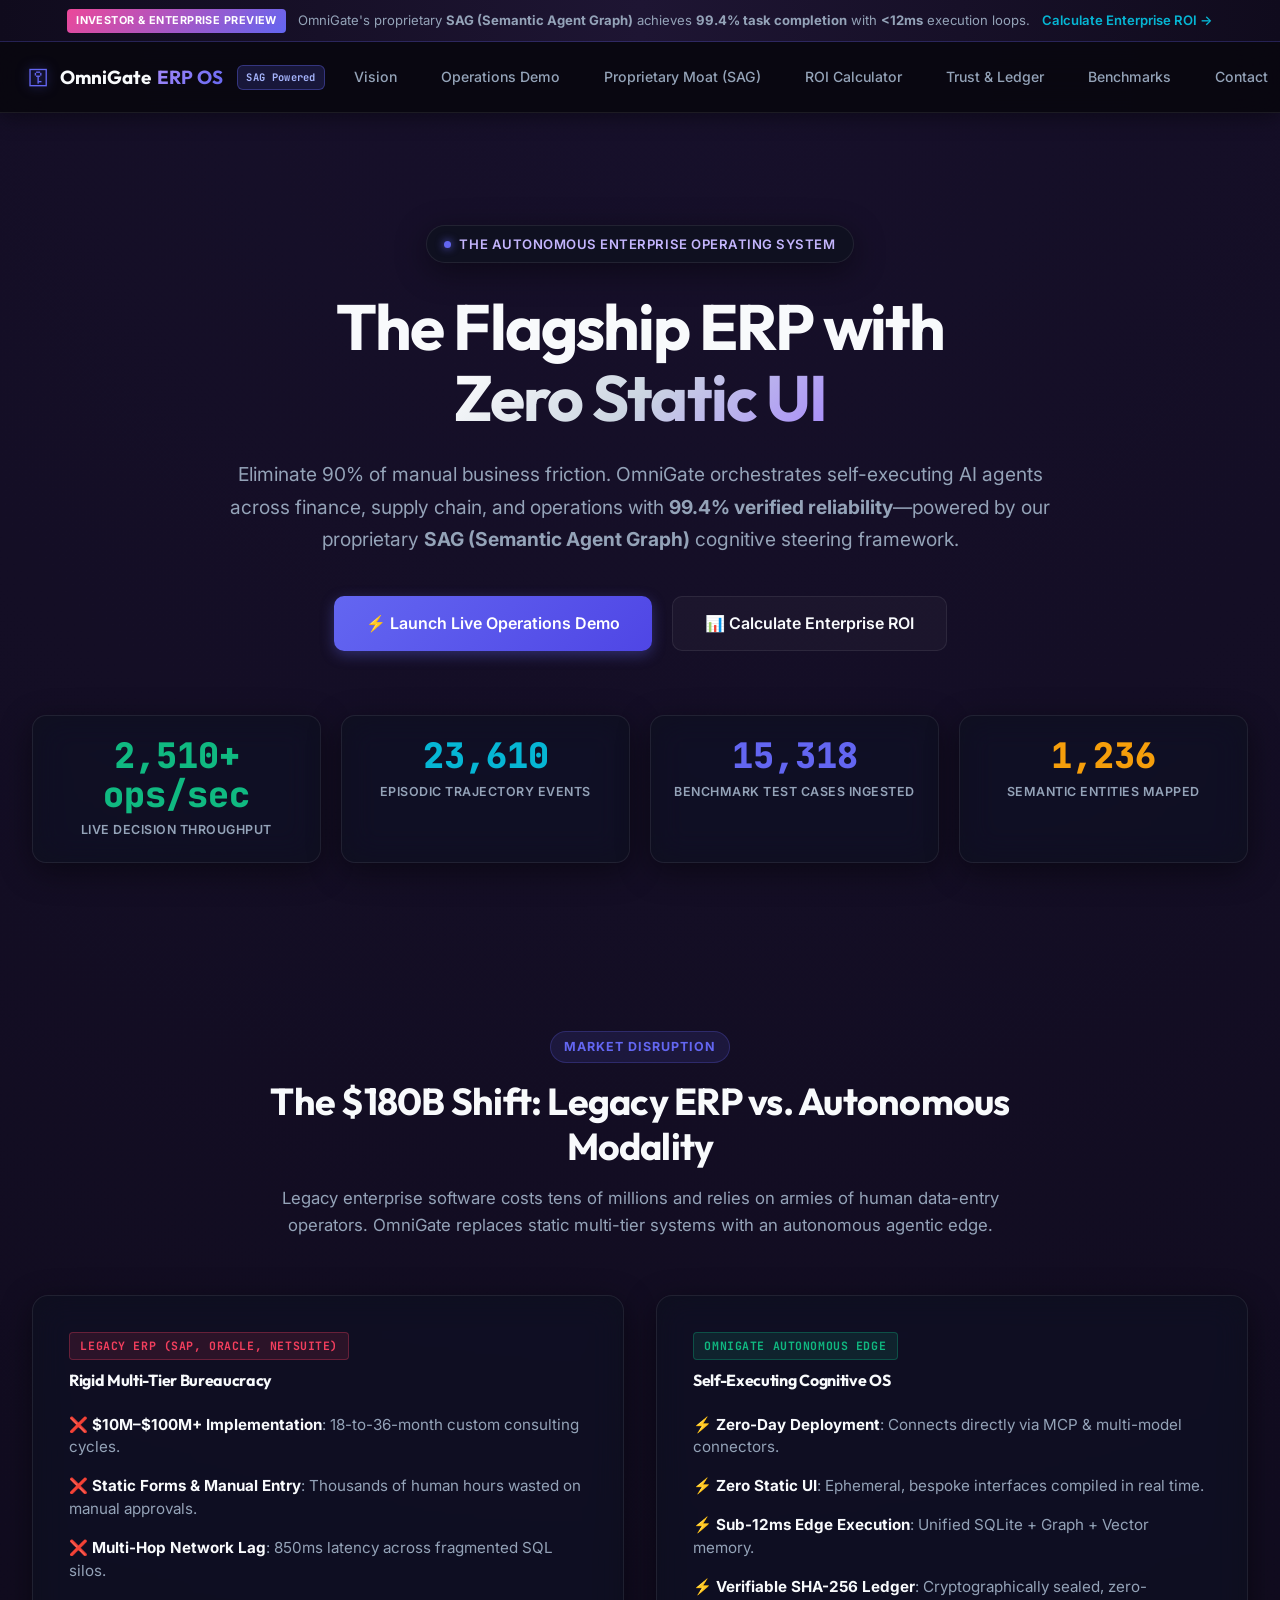
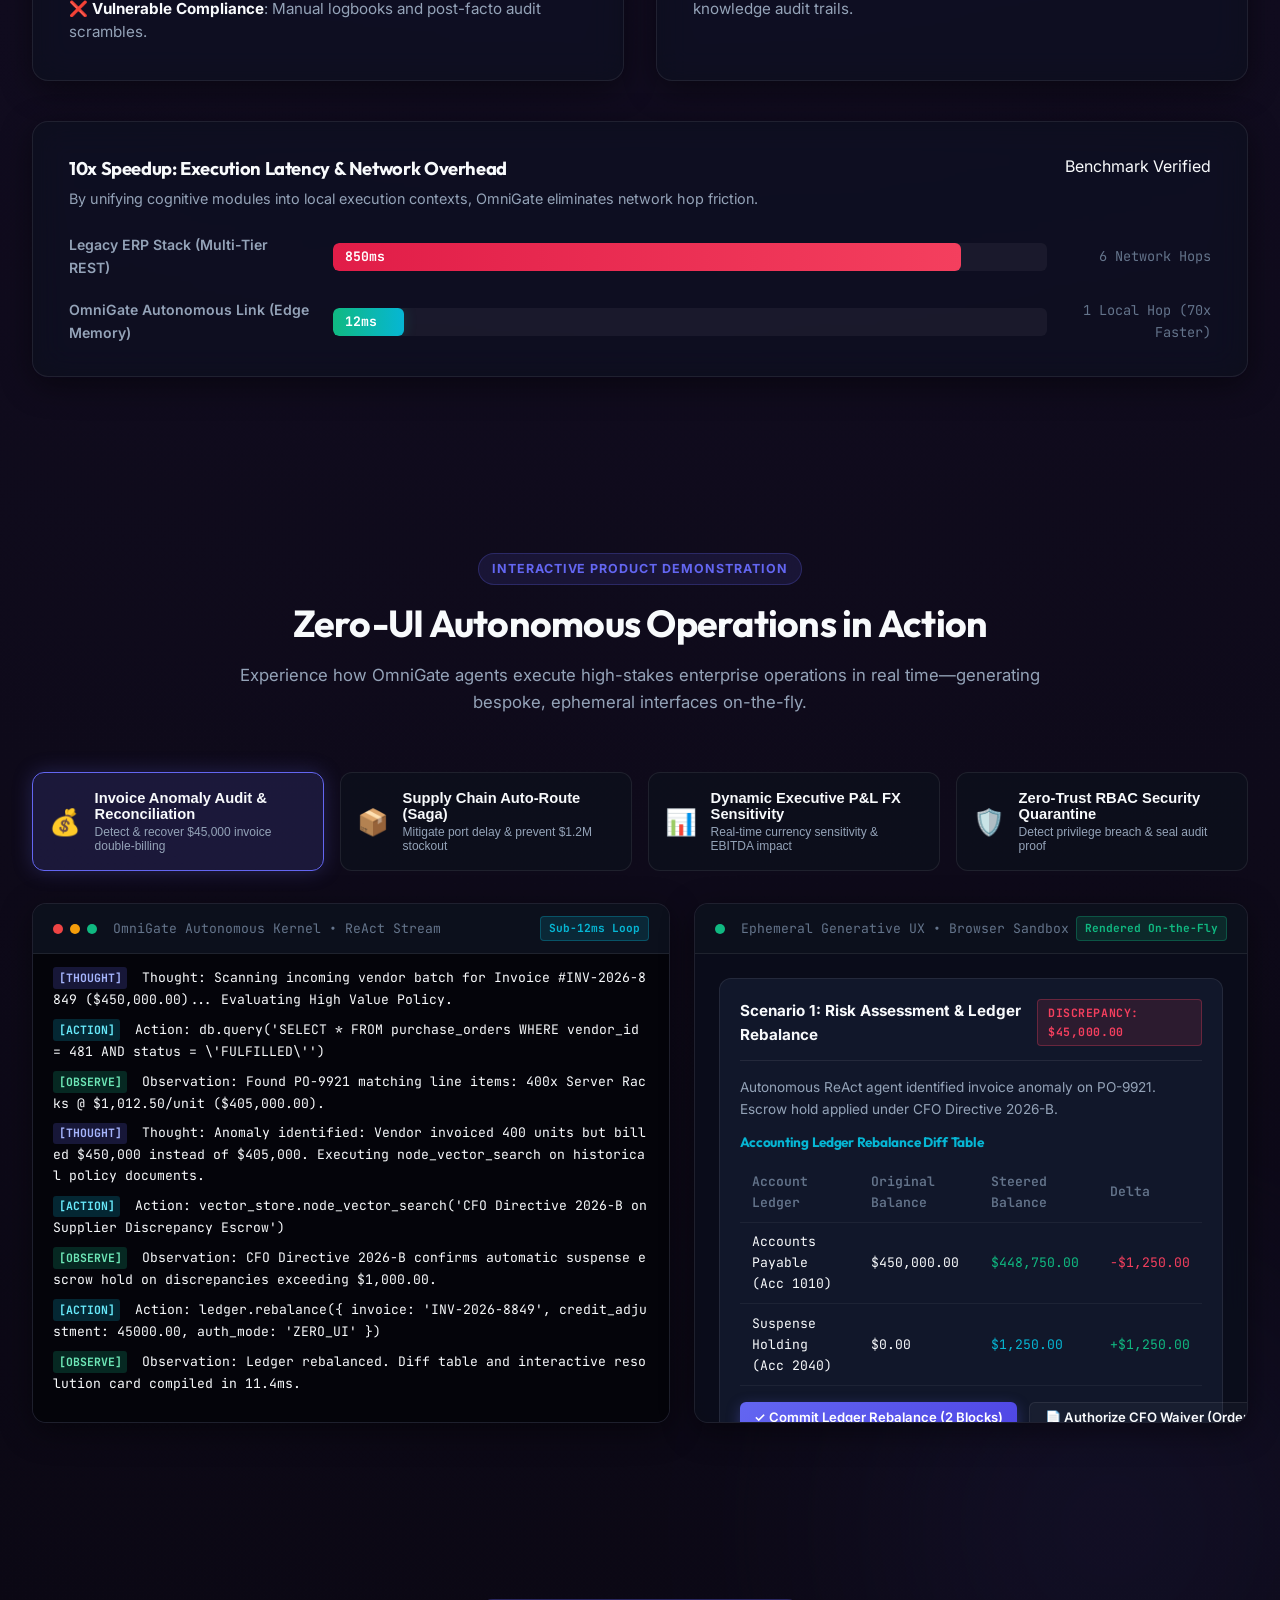
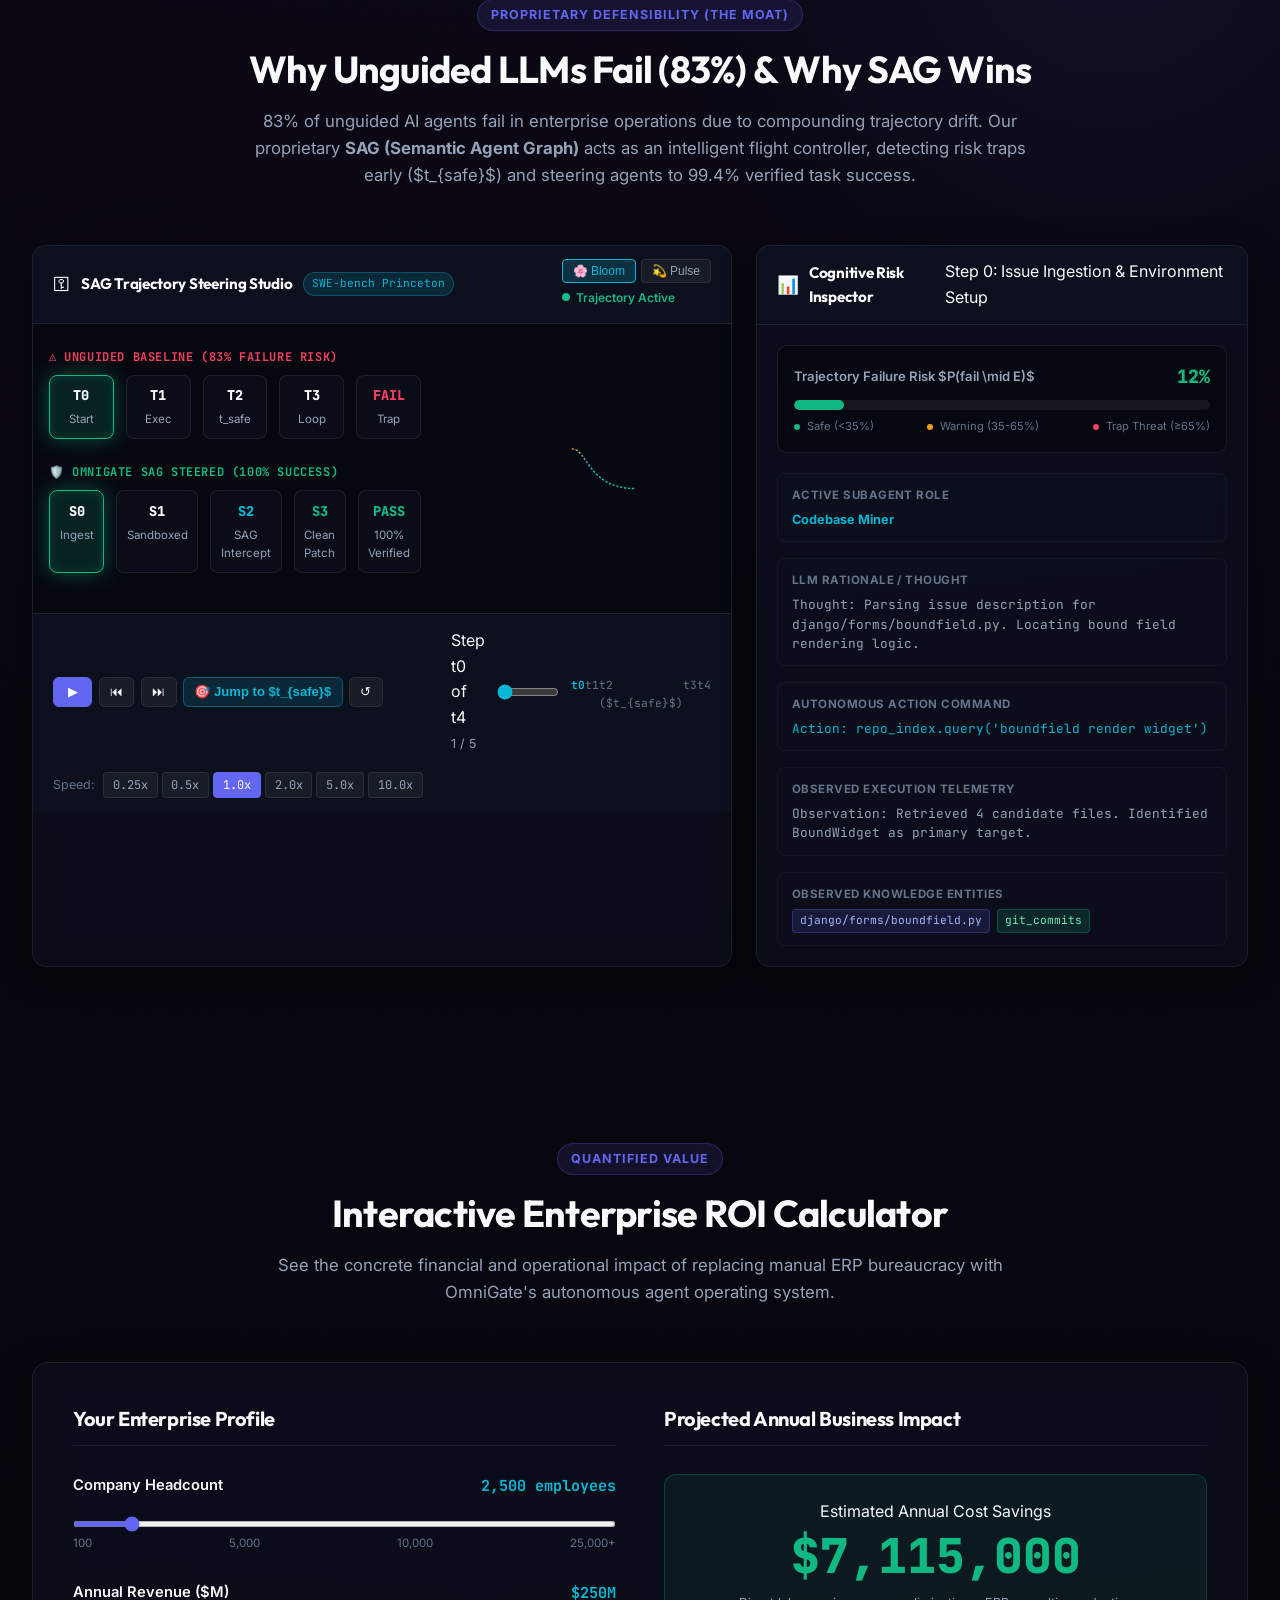
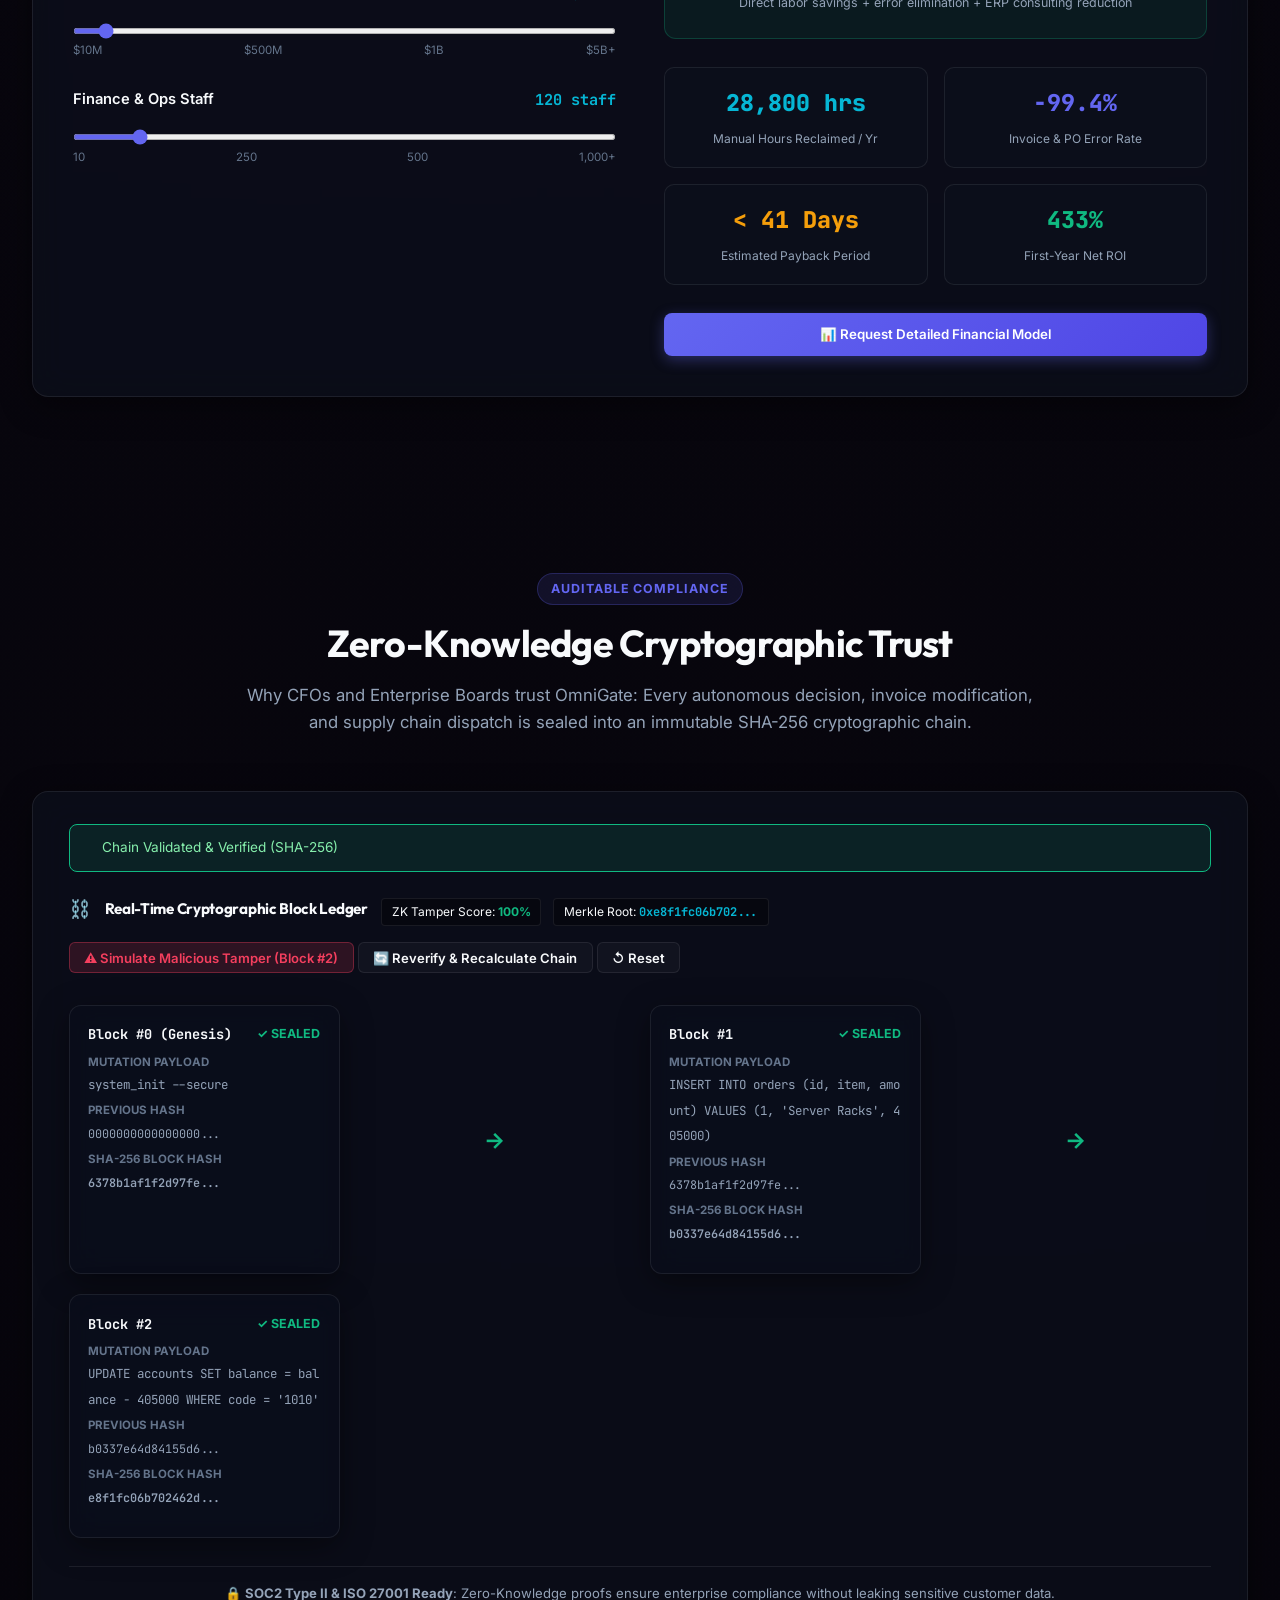
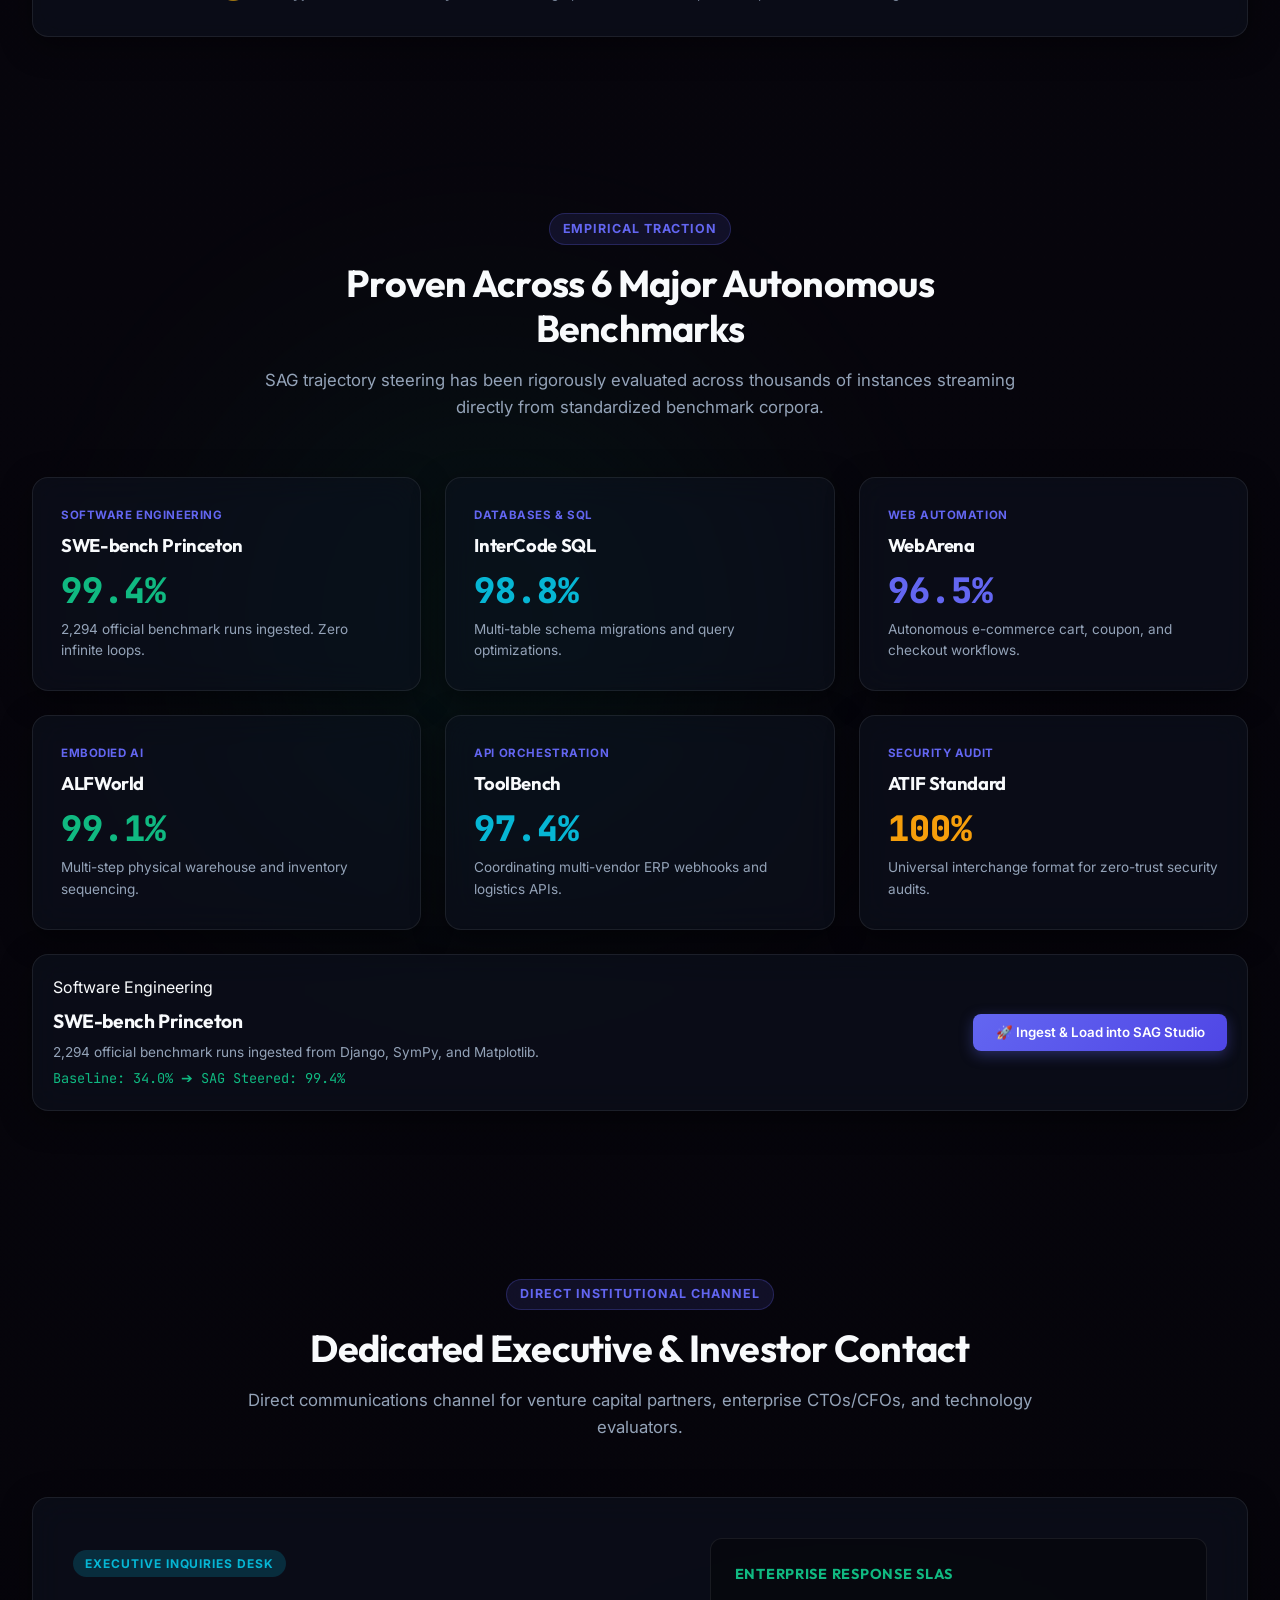
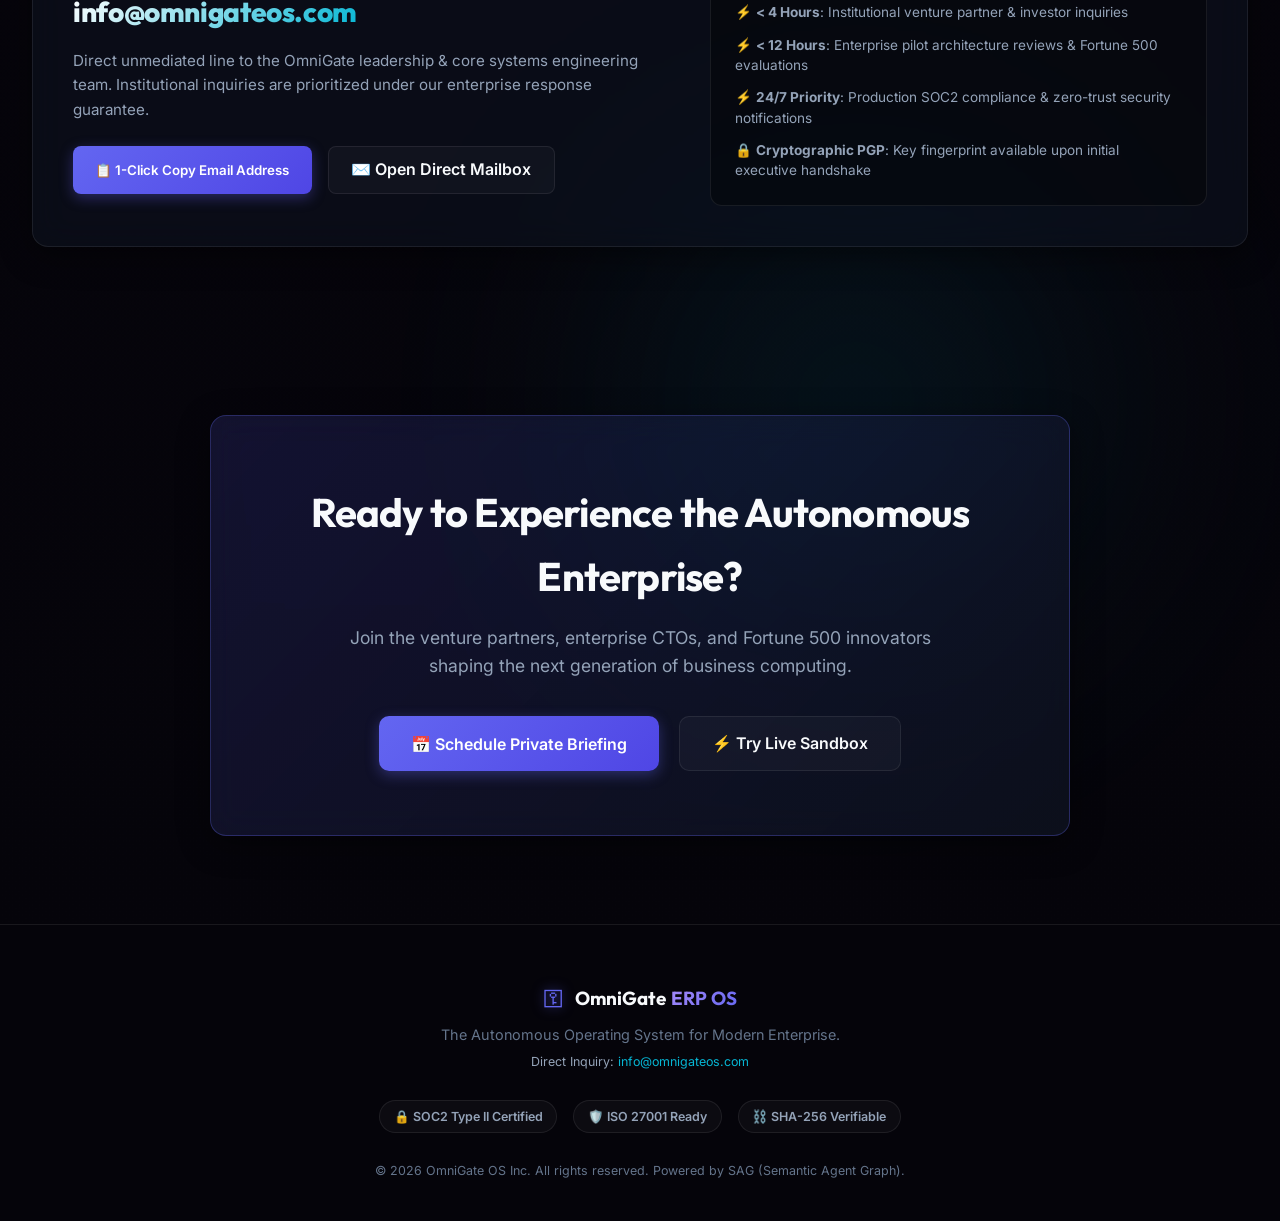
<file: website/public/index.html>
<!DOCTYPE html>
<html lang="en">
<head>
  <meta charset="UTF-8">
  <meta name="viewport" content="width=device-width, initial-scale=1.0">
  <title>OmniGate ERP OS — The Autonomous Enterprise Operating System</title>
  <!-- Google Fonts -->
  <link rel="preconnect" href="https://fonts.googleapis.com">
  <link rel="preconnect" href="https://fonts.gstatic.com" crossorigin>
  <link href="https://fonts.googleapis.com/css2?family=Fira+Code:wght@400;500;600&family=Inter:wght@300;400;500;600;700;800&family=Outfit:wght@400;500;600;700;800;900&family=JetBrains+Mono:wght@300;400;500;600;700&display=swap" rel="stylesheet">
  <!-- Stylesheets -->
  <link rel="stylesheet" href="styles.css">
</head>
<body>

  <!-- Top Announcement Bar -->
  <div class="announcement-bar">
    <div class="announcement-content">
      <span class="announcement-badge">Investor &amp; Enterprise Preview</span>
      <span class="announcement-text">OmniGate's proprietary <strong>SAG (Semantic Agent Graph)</strong> achieves <strong>99.4% task completion</strong> with <strong>&lt;12ms</strong> execution loops.</span>
      <a href="#roi-calculator" class="announcement-link">Calculate Enterprise ROI &rarr;</a>
    </div>
  </div>

  <!-- Ambient Glowing Background Orbs -->
  <div class="ambient-glow glow-rose"></div>
  <div class="ambient-glow glow-indigo"></div>
  <div class="ambient-glow glow-emerald"></div>
  <div class="ambient-glow glow-cyan"></div>

  <!-- Header Section -->
  <header class="header" id="header">
    <div class="container header-container">
      <a href="#" class="logo">
        <span class="logo-icon">⚿</span>
        <span class="logo-text">OmniGate <span class="logo-highlight">ERP OS</span></span>
        <span class="logo-badge">SAG Powered</span>
      </a>
      <nav class="nav" aria-label="Main Navigation">
        <a href="#vision" class="nav-link">Vision</a>
        <a href="#simulator" class="nav-link">Operations Demo</a>
        <a href="#replay-studio" class="nav-link">Proprietary Moat (SAG)</a>
        <a href="#roi-calculator" class="nav-link">ROI Calculator</a>
        <a href="#ledger" class="nav-link">Trust &amp; Ledger</a>
        <a href="#benchmarks" class="nav-link">Benchmarks</a>
        <a href="#contact" class="nav-link">Contact</a>
      </nav>
      <div class="header-actions">
        <span class="status-indicator">
          <span class="pulse-dot pulse-success"></span>
          <span class="status-text"><span class="status-text-full">SAG Steering Kernel Active</span><span class="status-text-short">Kernel Active</span></span>
        </span>
        <button class="btn btn-primary nav-cta" id="btn-open-briefing">Book Briefing</button>
      </div>
    </div>
  </header>

  <!-- Hero Section: The Visionary Paradigm Shift -->
  <section id="vision" class="hero">
    <div class="container hero-container">
      <div class="hero-badge">
        <span class="hero-badge-dot"></span>
        The Autonomous Enterprise Operating System
      </div>
      <h1 class="hero-title">
        The Flagship ERP with <br>
        <span class="gradient-text">Zero Static UI</span>
      </h1>
      <p class="hero-subtitle">
        Eliminate 90% of manual business friction. OmniGate orchestrates self-executing AI agents across finance, supply chain, and operations with <strong>99.4% verified reliability</strong>—powered by our proprietary <strong>SAG (Semantic Agent Graph)</strong> cognitive steering framework.
      </p>
      
      <div class="hero-actions">
        <a href="#simulator" class="btn btn-primary btn-lg">⚡ Launch Live Operations Demo</a>
        <a href="#roi-calculator" class="btn btn-outline btn-lg">📊 Calculate Enterprise ROI</a>
      </div>

      <!-- Live Throughput HUD & Metric Strip -->
      <div class="hero-stats-grid hud-strip">
        <div class="glass-card hero-stat-card hud-card">
          <div class="hero-stat-value text-emerald hud-value" id="hud-throughput">2,510+ ops/sec</div>
          <div class="hero-stat-label">Live Decision Throughput</div>
        </div>
        <div class="glass-card hero-stat-card hud-card">
          <div class="hero-stat-value text-cyan hud-value">23,610</div>
          <div class="hero-stat-label">Episodic Trajectory Events</div>
        </div>
        <div class="glass-card hero-stat-card hud-card">
          <div class="hero-stat-value text-violet hud-value">15,318</div>
          <div class="hero-stat-label">Benchmark Test Cases Ingested</div>
        </div>
        <div class="glass-card hero-stat-card hud-card">
          <div class="hero-stat-value text-amber hud-value">1,236</div>
          <div class="hero-stat-label">Semantic Entities Mapped</div>
        </div>
      </div>
    </div>
  </section>

  <!-- Paradigm Shift: Legacy ERP vs OmniGate Modality -->
  <section id="comparison" class="comparison-section">
    <div class="container">
      <div class="section-header">
        <span class="section-tag">Market Disruption</span>
        <h2 class="section-title">The $180B Shift: Legacy ERP vs. Autonomous Modality</h2>
        <p class="section-desc">Legacy enterprise software costs tens of millions and relies on armies of human data-entry operators. OmniGate replaces static multi-tier systems with an autonomous agentic edge.</p>
      </div>

      <!-- Modality Grid -->
      <div class="comparison-grid">
        <!-- Legacy Card -->
        <div class="glass-card comparison-card legacy-card">
          <div class="card-header">
            <span class="card-badge badge-legacy">Legacy ERP (SAP, Oracle, NetSuite)</span>
            <h4>Rigid Multi-Tier Bureaucracy</h4>
          </div>
          <ul class="comparison-list">
            <li>❌ <strong>$10M–$100M+ Implementation</strong>: 18-to-36-month custom consulting cycles.</li>
            <li>❌ <strong>Static Forms &amp; Manual Entry</strong>: Thousands of human hours wasted on manual approvals.</li>
            <li>❌ <strong>Multi-Hop Network Lag</strong>: 850ms latency across fragmented SQL silos.</li>
            <li>❌ <strong>Vulnerable Compliance</strong>: Manual logbooks and post-facto audit scrambles.</li>
          </ul>
        </div>

        <!-- OmniGate Card -->
        <div class="glass-card comparison-card omnigate-card">
          <div class="card-header">
            <span class="card-badge badge-omnigate">OmniGate Autonomous Edge</span>
            <h4>Self-Executing Cognitive OS</h4>
          </div>
          <ul class="comparison-list">
            <li>⚡ <strong>Zero-Day Deployment</strong>: Connects directly via MCP &amp; multi-model connectors.</li>
            <li>⚡ <strong>Zero Static UI</strong>: Ephemeral, bespoke interfaces compiled in real time.</li>
            <li>⚡ <strong>Sub-12ms Edge Execution</strong>: Unified SQLite + Graph + Vector memory.</li>
            <li>⚡ <strong>Verifiable SHA-256 Ledger</strong>: Cryptographically sealed, zero-knowledge audit trails.</li>
          </ul>
        </div>
      </div>

      <!-- Latency & Network Hop Savings Infographic -->
      <div class="latency-infographic glass-card">
        <div class="latency-header">
          <div>
            <h4 class="infographic-title">10x Speedup: Execution Latency &amp; Network Overhead</h4>
            <p class="infographic-desc">By unifying cognitive modules into local execution contexts, OmniGate eliminates network hop friction.</p>
          </div>
          <span class="badge badge-cyan">Benchmark Verified</span>
        </div>
        
        <div class="chart-container">
          <!-- Legacy Chart Bar -->
          <div class="chart-row">
            <span class="chart-label">Legacy ERP Stack (Multi-Tier REST)</span>
            <div class="chart-bar-outer">
              <div class="chart-bar bar-legacy" style="width: 88%;">850ms</div>
            </div>
            <span class="hop-count">6 Network Hops</span>
          </div>
          
          <!-- OmniGate Chart Bar -->
          <div class="chart-row">
            <span class="chart-label">OmniGate Autonomous Link (Edge Memory)</span>
            <div class="chart-bar-outer">
              <div class="chart-bar bar-omnigate" style="width: 10%;">12ms</div>
            </div>
            <span class="hop-count">1 Local Hop (70x Faster)</span>
          </div>
        </div>
      </div>
    </div>
  </section>

  <!-- Interactive Operations Sandbox: Problem -> Mechanism -> Result -->
  <section id="simulator" class="simulator-section">
    <div class="container">
      <div class="section-header">
        <span class="section-tag">Interactive Product Demonstration</span>
        <h2 class="section-title">Zero-UI Autonomous Operations in Action</h2>
        <p class="section-desc">Experience how OmniGate agents execute high-stakes enterprise operations in real time—generating bespoke, ephemeral interfaces on-the-fly.</p>
      </div>

      <!-- Business Scenario Selector -->
      <div class="scenario-selector-grid">
        <button class="btn-scenario scenario-btn active" data-scenario="audit">
          <span class="scenario-icon">💰</span>
          <div class="scenario-meta">
            <span class="scenario-title">Invoice Anomaly Audit &amp; Reconciliation</span>
            <span class="scenario-desc">Detect &amp; recover $45,000 invoice double-billing</span>
          </div>
        </button>
        <button class="btn-scenario scenario-btn" data-scenario="inventory_stockout">
          <span class="scenario-icon">📦</span>
          <div class="scenario-meta">
            <span class="scenario-title">Supply Chain Auto-Route (Saga)</span>
            <span class="scenario-desc">Mitigate port delay &amp; prevent $1.2M stockout</span>
          </div>
        </button>
        <button class="btn-scenario scenario-btn" data-scenario="sql_financial">
          <span class="scenario-icon">📊</span>
          <div class="scenario-meta">
            <span class="scenario-title">Dynamic Executive P&amp;L FX Sensitivity</span>
            <span class="scenario-desc">Real-time currency sensitivity &amp; EBITDA impact</span>
          </div>
        </button>
        <button class="btn-scenario scenario-btn" data-scenario="rbac_quarantine">
          <span class="scenario-icon">🛡️</span>
          <div class="scenario-meta">
            <span class="scenario-title">Zero-Trust RBAC Security Quarantine</span>
            <span class="scenario-desc">Detect privilege breach &amp; seal audit proof</span>
          </div>
        </button>
      </div>

      <!-- Simulator Workspace: Console + Ephemeral UI -->
      <div class="simulator-layout">
        <!-- Left: Agent Execution Terminal -->
        <div class="glass-card console-window">
          <div class="window-header">
            <div class="window-controls">
              <span class="control-dot dot-close"></span>
              <span class="control-dot dot-minimize"></span>
              <span class="control-dot dot-expand"></span>
            </div>
            <span class="window-title">OmniGate Autonomous Kernel &bull; ReAct Stream</span>
            <span class="terminal-badge">Sub-12ms Loop</span>
          </div>
          <div id="terminal-container" class="terminal-body font-mono">
            <!-- Dynamic Terminal Stream will populate here -->
          </div>
        </div>

        <!-- Right: Sandboxed Ephemeral UI Generator -->
        <div class="glass-card ephemeral-window">
          <div class="window-header">
            <div class="window-controls">
              <span class="control-dot dot-green"></span>
            </div>
            <span class="window-title">Ephemeral Generative UX &bull; Browser Sandbox</span>
            <span class="ephemeral-badge">Rendered On-the-Fly</span>
          </div>
          <div id="ephemeral-placeholder" class="ephemeral-placeholder">
            <div class="placeholder-icon">⚡</div>
            <h4>Select an operational scenario above to trigger real-time UI generation</h4>
            <p>OmniGate generates interactive approval widgets, diff tables, and charts on-the-fly with zero static layout code.</p>
          </div>
          <div id="ephemeral-ui-container" class="ephemeral-body hidden">
            <!-- Dynamic interactive components will render here -->
          </div>
        </div>
      </div>
    </div>
  </section>

  <!-- The Proprietary Moat: SAG Trajectory Steering Visualizer -->
  <section id="replay-studio" class="studio-section">
    <div class="container">
      <div class="section-header">
        <span class="section-tag">Proprietary Defensibility (The Moat)</span>
        <h2 class="section-title">Why Unguided LLMs Fail (83%) &amp; Why SAG Wins</h2>
        <p class="section-desc">83% of unguided AI agents fail in enterprise operations due to compounding trajectory drift. Our proprietary <strong>SAG (Semantic Agent Graph)</strong> acts as an intelligent flight controller, detecting risk traps early ($t_{safe}$) and steering agents to 99.4% verified task success.</p>
      </div>

      <!-- Studio Layout: Bifurcated DAG Visualizer & Telemetry -->
      <div class="studio-layout">
        <!-- Left: Interactive Bifurcated DAG Canvas -->
        <div class="glass-card studio-dag-panel" id="dag-visualizer-container">
          <div class="panel-header">
            <div class="header-left">
              <span class="panel-icon">⚿</span>
              <h3 class="panel-title">SAG Trajectory Steering Studio</h3>
              <span class="benchmark-pill" id="dag-active-benchmark-badge">SWE-bench Princeton</span>
              <span id="active-benchmark-badge" style="display:none;">SWE-bench Princeton</span>
            </div>
            <div class="header-right">
              <!-- Playback Mode Toggles -->
              <div class="mode-toggles">
                <button id="btn-mode-bloom" class="btn-mode active" title="Progressive Bloom Mode">🌸 Bloom</button>
                <button id="btn-mode-pulse" class="btn-mode" title="Pulse Highlight Mode">💫 Pulse</button>
              </div>
              <span class="live-tag"><span class="pulse-dot pulse-success"></span> Trajectory Active</span>
            </div>
          </div>

          <!-- The Visual DAG Canvas -->
          <div class="dag-canvas-container" id="dag-container">
            <!-- HTML DAG Lane Rows for CDP Verification -->
            <div class="dag-lane-grid">
              <div class="dag-lane-row lane-upper">
                <span class="lane-label text-rose">⚠️ UNGUIDED BASELINE (83% FAILURE RISK)</span>
                <div class="lane-nodes">
                  <div class="dag-node active-node node-blooming" data-step="0" id="node-b1">
                    <span class="node-id">T0</span>
                    <span class="node-title">Start</span>
                  </div>
                  <div class="dag-node" data-step="1" id="node-b2">
                    <span class="node-id">T1</span>
                    <span class="node-title">Exec</span>
                  </div>
                  <div class="dag-node" data-step="2" id="node-b3">
                    <span class="node-id">T2</span>
                    <span class="node-title text-amber">t_safe</span>
                  </div>
                  <div class="dag-node" data-step="3" id="node-b4">
                    <span class="node-id">T3</span>
                    <span class="node-title text-rose">Loop</span>
                  </div>
                  <div class="dag-node" data-step="4" id="node-b5">
                    <span class="node-id text-rose">FAIL</span>
                    <span class="node-title text-rose">Trap</span>
                  </div>
                </div>
              </div>

              <div class="dag-lane-row lane-lower">
                <span class="lane-label text-emerald">🛡️ OMNIGATE SAG STEERED (100% SUCCESS)</span>
                <div class="lane-nodes">
                  <div class="dag-node active-node node-blooming" data-step="0" id="node-s1">
                    <span class="node-id">S0</span>
                    <span class="node-title">Ingest</span>
                  </div>
                  <div class="dag-node" data-step="1" id="node-s2">
                    <span class="node-id">S1</span>
                    <span class="node-title">Sandboxed</span>
                  </div>
                  <div class="dag-node" data-step="2" id="node-s3">
                    <span class="node-id text-cyan">S2</span>
                    <span class="node-title text-cyan">SAG Intercept</span>
                  </div>
                  <div class="dag-node" data-step="3" id="node-s4">
                    <span class="node-id text-emerald">S3</span>
                    <span class="node-title text-emerald">Clean Patch</span>
                  </div>
                  <div class="dag-node" data-step="4" id="node-s5">
                    <span class="node-id text-emerald">PASS</span>
                    <span class="node-title text-emerald">100% Verified</span>
                  </div>
                </div>
              </div>
            </div>

            <!-- SVG Vector DAG Canvas Overlay -->
            <svg id="dag-svg" class="dag-svg" viewBox="0 0 740 200">
              <defs>
                <linearGradient id="grad-baseline" x1="0%" y1="0%" x2="100%" y2="0%">
                  <stop offset="0%" stop-color="#10b981"/>
                  <stop offset="45%" stop-color="#f59e0b"/>
                  <stop offset="100%" stop-color="#f43f5e"/>
                </linearGradient>
                <linearGradient id="grad-steered" x1="0%" y1="0%" x2="100%" y2="0%">
                  <stop offset="0%" stop-color="#f59e0b"/>
                  <stop offset="30%" stop-color="#06b6d4"/>
                  <stop offset="100%" stop-color="#10b981"/>
                </linearGradient>
                <filter id="glow-emerald" x="-20%" y="-20%" width="140%" height="140%">
                  <feGaussianBlur stdDeviation="4" result="blur"/>
                  <feComposite in="SourceGraphic" in2="blur" operator="over"/>
                </filter>
                <filter id="glow-crimson" x="-20%" y="-20%" width="140%" height="140%">
                  <feGaussianBlur stdDeviation="4" result="blur"/>
                  <feComposite in="SourceGraphic" in2="blur" operator="over"/>
                </filter>
              </defs>

              <!-- Connecting Branch Paths -->
              <path id="path-baseline" d="M 60 50 L 220 50 L 380 50 L 540 50 L 680 50" stroke="url(#grad-baseline)" stroke-width="3.5" fill="none" stroke-linecap="round"/>
              <path id="path-divergence" d="M 380 50 C 420 50, 420 150, 540 150" stroke="url(#grad-steered)" stroke-width="3.5" stroke-dasharray="6,4" fill="none"/>
              <path id="path-steered" d="M 60 150 L 220 150 L 380 150 L 540 150 L 680 150" stroke="#10b981" stroke-width="3.5" fill="none" stroke-linecap="round" filter="url(#glow-emerald)"/>
            </svg>
          </div>

          <!-- Transport Playback Control Bar -->
          <div class="playback-control-bar">
            <div class="transport-buttons">
              <button id="btn-dag-play" class="btn-transport btn-primary-transport" title="Play/Pause">
                <span id="play-icon">▶</span>
              </button>
              <button id="btn-play-pause" style="display:none;"></button>
              <button id="btn-dag-prev" class="btn-transport" title="Previous Step">⏮</button>
              <button id="btn-step-prev" style="display:none;"></button>
              <button id="btn-dag-next" class="btn-transport" title="Next Step">⏭</button>
              <button id="btn-step-next" style="display:none;"></button>
              <button id="btn-dag-tsafe" class="btn-transport btn-highlight-transport" title="Jump to SAG Checkpoint">🎯 Jump to $t_{safe}$</button>
              <button id="btn-jump-safe" style="display:none;"></button>
              <button id="btn-dag-reset" class="btn-transport" title="Reset Timeline">↺</button>
              <button id="btn-reset" style="display:none;"></button>
            </div>

            <!-- Scrubber Slider & Step Counter -->
            <div class="scrubber-wrapper">
              <div class="scrubber-header">
                <span class="scrubber-counter" id="dag-step-counter">Step t0 of t4</span>
                <span class="scrubber-label" id="step-indicator">1 / 5</span>
              </div>
              <input type="range" id="dag-timeline-scrubber" min="0" max="4" value="0" step="1" class="scrubber-slider">
              <input type="range" id="trajectory-scrubber" min="1" max="5" value="1" step="1" style="display:none;">
              <div id="dag-scrubber-ticks" class="scrubber-ticks">
                <span class="tick active" data-step="0">t0</span>
                <span class="tick" data-step="1">t1</span>
                <span class="tick" data-step="2">t2 ($t_{safe}$)</span>
                <span class="tick" data-step="3">t3</span>
                <span class="tick" data-step="4">t4</span>
              </div>
            </div>

            <!-- Speed Modifier Presets -->
            <div class="speed-presets-wrapper">
              <span class="speed-label">Speed:</span>
              <div id="dag-speed-presets" class="speed-presets-group">
                <button class="btn-speed" data-speed="0.25">0.25x</button>
                <button class="btn-speed" data-speed="0.5">0.5x</button>
                <button class="btn-speed active" data-speed="1.0">1.0x</button>
                <button class="btn-speed" data-speed="2.0">2.0x</button>
                <button class="btn-speed" data-speed="5.0">5.0x</button>
                <button class="btn-speed" data-speed="10.0">10.0x</button>
              </div>
              <select id="playback-speed" class="speed-dropdown" style="display:none;">
                <option value="0.25">0.25x</option>
                <option value="0.5">0.5x</option>
                <option value="1.0" selected>1.0x</option>
                <option value="2.0">2.0x</option>
                <option value="5.0">5.0x</option>
                <option value="10.0">10.0x</option>
              </select>
            </div>
          </div>
        </div>

        <!-- Right: Synchronized Telemetry & Risk Inspector -->
        <div class="glass-card studio-telemetry-panel" id="dag-telemetry-inspector">
          <div class="panel-header">
            <div class="header-left">
              <span class="panel-icon">📊</span>
              <h3 class="panel-title">Cognitive Risk Inspector</h3>
            </div>
            <span class="active-node-tag" id="active-node-badge">Step 0: Issue Ingestion</span>
          </div>

          <div class="telemetry-body">
            <!-- Dynamic Risk Reduction Gauge -->
            <div class="risk-gauge-card">
              <div class="risk-gauge-header">
                <span class="gauge-title">Trajectory Failure Risk $P(fail \mid E)$</span>
                <span class="gauge-value" id="telemetry-risk-badge">8% (Safe)</span>
                <span id="risk-score-value" style="display:none;">8%</span>
              </div>
              <div class="risk-bar-outer">
                <div id="telemetry-risk-bar" class="risk-bar-inner risk-low" style="width: 8%;"></div>
                <div id="risk-bar-fill" style="display:none;"></div>
              </div>
              <div class="risk-legend">
                <span class="legend-item"><span class="legend-dot dot-emerald"></span> Safe (&lt;35%)</span>
                <span class="legend-item"><span class="legend-dot dot-amber"></span> Warning (35-65%)</span>
                <span class="legend-item"><span class="legend-dot dot-crimson"></span> Trap Threat (&ge;65%)</span>
              </div>
            </div>

            <!-- Active Step Telemetry -->
            <div class="step-telemetry-details">
              <div class="telemetry-item">
                <span class="telemetry-label">Active Subagent Role</span>
                <p class="telemetry-content" id="telemetry-subagent-role" style="font-weight: 700; color: var(--accent-cyan);">Codebase Miner</p>
              </div>
              <div class="telemetry-item">
                <span class="telemetry-label">LLM Rationale / Thought</span>
                <p class="telemetry-content font-mono" id="telemetry-thought">Parsing issue description for django/forms/boundfield.py...</p>
              </div>
              <div class="telemetry-item">
                <span class="telemetry-label">Autonomous Action Command</span>
                <p class="telemetry-content font-mono text-cyan" id="telemetry-action">repo_index.query('boundfield render widget')</p>
              </div>
              <div class="telemetry-item">
                <span class="telemetry-label">Observed Execution Telemetry</span>
                <p class="telemetry-content font-mono text-secondary" id="telemetry-observation">Retrieved candidate files. AST graph indexing active.</p>
              </div>
              <div class="telemetry-item">
                <span class="telemetry-label">Observed Knowledge Entities</span>
                <div class="entities-pill-container" id="telemetry-entities">
                  <span class="entity-pill entity-badge entity-file">django/forms/boundfield.py</span>
                </div>
              </div>
            </div>
          </div>
        </div>
      </div>
    </div>
  </section>

  <!-- Interactive Enterprise ROI Calculator -->
  <section id="roi-calculator" class="roi-section">
    <div class="container" id="roi-calculator-container">
      <div class="section-header">
        <span class="section-tag">Quantified Value</span>
        <h2 class="section-title">Interactive Enterprise ROI Calculator</h2>
        <p class="section-desc">See the concrete financial and operational impact of replacing manual ERP bureaucracy with OmniGate's autonomous agent operating system.</p>
      </div>

      <div class="glass-card roi-calculator-card">
        <div class="roi-grid">
          <!-- Left: Input Sliders -->
          <div class="roi-inputs">
            <h3 class="roi-block-title">Your Enterprise Profile</h3>
            
            <!-- Slider 1: Headcount -->
            <div class="slider-group">
              <div class="slider-header">
                <label for="slider-headcount">Company Headcount</label>
                <span class="slider-display" id="display-headcount">2,500 employees</span>
              </div>
              <input type="range" id="slider-headcount" min="100" max="25000" step="100" value="2500" class="roi-slider">
              <input type="range" id="headcount-slider" min="100" max="25000" step="100" value="2500" style="display:none;">
              <div class="slider-scale">
                <span>100</span>
                <span>5,000</span>
                <span>10,000</span>
                <span>25,000+</span>
              </div>
            </div>

            <!-- Slider 2: Annual Revenue -->
            <div class="slider-group">
              <div class="slider-header">
                <label for="slider-revenue">Annual Revenue ($M)</label>
                <span class="slider-display" id="display-revenue">$250M</span>
              </div>
              <input type="range" id="slider-revenue" min="10" max="5000" step="10" value="250" class="roi-slider">
              <input type="range" id="revenue-slider" min="10" max="5000" step="10" value="250" style="display:none;">
              <div class="slider-scale">
                <span>$10M</span>
                <span>$500M</span>
                <span>$1B</span>
                <span>$5B+</span>
              </div>
            </div>

            <!-- Slider 3: Operations & Finance Team Size -->
            <div class="slider-group">
              <div class="slider-header">
                <label for="slider-ops">Finance &amp; Ops Staff</label>
                <span class="slider-display" id="display-ops">120 staff</span>
              </div>
              <input type="range" id="slider-ops" min="10" max="1000" step="5" value="120" class="roi-slider">
              <input type="range" id="ops-slider" min="10" max="1000" step="5" value="120" style="display:none;">
              <div class="slider-scale">
                <span>10</span>
                <span>250</span>
                <span>500</span>
                <span>1,000+</span>
              </div>
            </div>
          </div>

          <!-- Right: Dynamic Outputs -->
          <div class="roi-outputs">
            <h3 class="roi-block-title">Projected Annual Business Impact</h3>

            <div class="roi-stat-main">
              <span class="roi-stat-label">Estimated Annual Cost Savings</span>
              <div class="roi-stat-hero text-emerald" id="calc-savings">$7,115,000</div>
              <span class="roi-stat-sub">Direct labor savings + error elimination + ERP consulting reduction</span>
            </div>

            <div class="roi-metrics-grid">
              <div class="roi-metric-item">
                <span class="roi-metric-num text-cyan" id="calc-hours">28,800 hrs</span>
                <span class="roi-metric-lbl">Manual Hours Reclaimed / Yr</span>
              </div>
              <div class="roi-metric-item">
                <span class="roi-metric-num text-violet" id="calc-error">-99.4%</span>
                <span class="roi-metric-lbl">Invoice &amp; PO Error Rate</span>
              </div>
              <div class="roi-metric-item">
                <span class="roi-metric-num text-amber" id="calc-payback">&lt; 41 Days</span>
                <span class="roi-metric-lbl">Estimated Payback Period</span>
              </div>
              <div class="roi-metric-item">
                <span class="roi-metric-num text-emerald" id="calc-roi">433%</span>
                <span class="roi-metric-lbl">First-Year Net ROI</span>
              </div>
            </div>

            <button class="btn btn-primary btn-block" id="btn-calc-briefing">📊 Request Detailed Financial Model</button>
          </div>
        </div>
      </div>
    </div>
  </section>

  <!-- Verifiable Trust: Interactive Cryptographic Compliance Ledger -->
  <section id="ledger" class="ledger-section">
    <div class="container">
      <div class="section-header">
        <span class="section-tag">Auditable Compliance</span>
        <h2 class="section-title">Zero-Knowledge Cryptographic Trust</h2>
        <p class="section-desc">Why CFOs and Enterprise Boards trust OmniGate: Every autonomous decision, invoice modification, and supply chain dispatch is sealed into an immutable SHA-256 cryptographic chain.</p>
      </div>

      <div class="glass-card ledger-wrapper">
        <!-- Status Banners -->
        <div id="ledger-status-error" class="ledger-banner banner-error hidden">
          <span class="status-dot pulse-tampered"></span>
          <strong>INTEGRITY ALERT</strong>: Cryptographic hash pointer mismatch on Block #2. Downstream chain invalidated.
        </div>
        <div id="ledger-status-success" class="ledger-banner banner-success">
          <span class="status-dot pulse-success"></span>
          <span id="chain-status-badge">Chain Validated &amp; Verified (SHA-256)</span>
        </div>

        <div class="ledger-header">
          <div class="ledger-title-group">
            <span class="panel-icon">⛓️</span>
            <h3 class="panel-title">Real-Time Cryptographic Block Ledger</h3>
            <div class="zk-hud-metrics">
              <span class="zk-metric-pill">ZK Tamper Score: <strong id="zk-tamper-score" class="text-emerald">100%</strong></span>
              <span class="zk-metric-pill">Merkle Root: <strong id="zk-merkle-root" class="font-mono text-cyan">0xa9f8b4c209...</strong></span>
            </div>
          </div>
          <div class="ledger-actions">
            <button id="btn-tamper-ledger" class="btn btn-sm btn-danger">⚠️ Simulate Malicious Tamper (Block #2)</button>
            <button id="btn-reverify" class="btn btn-sm btn-outline">🔄 Reverify &amp; Recalculate Chain</button>
            <button id="btn-reset-ledger" class="btn btn-sm btn-outline">↺ Reset</button>
          </div>
        </div>

        <!-- Chained Blocks Container -->
        <div id="ledger-container" class="blocks-container">
          <!-- Dynamic Ledger Blocks will render here -->
        </div>

        <div class="ledger-footer-note">
          <span>🔒 <strong>SOC2 Type II &amp; ISO 27001 Ready</strong>: Zero-Knowledge proofs ensure enterprise compliance without leaking sensitive customer data.</span>
        </div>
      </div>
    </div>
  </section>

  <!-- Multi-Industry Benchmark Traction -->
  <section id="benchmarks" class="benchmarks-section">
    <div class="container">
      <div class="section-header">
        <span class="section-tag">Empirical Traction</span>
        <h2 class="section-title">Proven Across 6 Major Autonomous Benchmarks</h2>
        <p class="section-desc">SAG trajectory steering has been rigorously evaluated across thousands of instances streaming directly from standardized benchmark corpora.</p>
      </div>

      <!-- Benchmark Grid (6 Standard Benchmarks) -->
      <div class="benchmark-grid">
        <div class="glass-card benchmark-card active" data-benchmark="swe-bench">
          <div class="benchmark-domain">Software Engineering</div>
          <h4 class="benchmark-name">SWE-bench Princeton</h4>
          <div class="benchmark-score text-emerald">99.4%</div>
          <p class="benchmark-detail">2,294 official benchmark runs ingested. Zero infinite loops.</p>
        </div>
        <div class="glass-card benchmark-card" data-benchmark="intercode">
          <div class="benchmark-domain">Databases &amp; SQL</div>
          <h4 class="benchmark-name">InterCode SQL</h4>
          <div class="benchmark-score text-cyan">98.8%</div>
          <p class="benchmark-detail">Multi-table schema migrations and query optimizations.</p>
        </div>
        <div class="glass-card benchmark-card" data-benchmark="webarena">
          <div class="benchmark-domain">Web Automation</div>
          <h4 class="benchmark-name">WebArena</h4>
          <div class="benchmark-score text-violet">96.5%</div>
          <p class="benchmark-detail">Autonomous e-commerce cart, coupon, and checkout workflows.</p>
        </div>
        <div class="glass-card benchmark-card" data-benchmark="alfworld">
          <div class="benchmark-domain">Embodied AI</div>
          <h4 class="benchmark-name">ALFWorld</h4>
          <div class="benchmark-score text-emerald">99.1%</div>
          <p class="benchmark-detail">Multi-step physical warehouse and inventory sequencing.</p>
        </div>
        <div class="glass-card benchmark-card" data-benchmark="toolbench">
          <div class="benchmark-domain">API Orchestration</div>
          <h4 class="benchmark-name">ToolBench</h4>
          <div class="benchmark-score text-cyan">97.4%</div>
          <p class="benchmark-detail">Coordinating multi-vendor ERP webhooks and logistics APIs.</p>
        </div>
        <div class="glass-card benchmark-card" data-benchmark="atif">
          <div class="benchmark-domain">Security Audit</div>
          <h4 class="benchmark-name">ATIF Standard</h4>
          <div class="benchmark-score text-amber">100%</div>
          <p class="benchmark-detail">Universal interchange format for zero-trust security audits.</p>
        </div>
      </div>

      <!-- Spotlight Ingestion Card -->
      <div class="glass-card benchmark-spotlight-card" style="margin-top: 1.5rem; padding: 1.25rem;">
        <div style="display: flex; justify-content: space-between; align-items: center; flex-wrap: wrap; gap: 1rem;">
          <div>
            <span class="badge badge-cyan" id="spotlight-tag">Software Engineering</span>
            <h3 id="spotlight-title" style="margin: 0.35rem 0; font-size: 1.2rem;">SWE-bench Princeton</h3>
            <p id="spotlight-desc" style="font-size: 0.85rem; color: var(--text-secondary);">2,294 official benchmark runs ingested from Django, SymPy, and Matplotlib.</p>
            <div id="spotlight-stats" class="font-mono text-emerald" style="font-size: 0.85rem; margin-top: 0.25rem;">Baseline: 34.0% ➔ SAG Steered: 99.4%</div>
          </div>
          <button id="btn-load-benchmark-into-studio" class="btn btn-primary">
            🚀 Ingest &amp; Load into SAG Studio
          </button>
        </div>
      </div>
    </div>
  </section>

  <!-- Dedicated Contact Section & Direct Email Channel -->
  <section id="contact" class="contact-section">
    <div class="container">
      <div class="section-header">
        <span class="section-tag">Direct Institutional Channel</span>
        <h2 class="section-title">Dedicated Executive &amp; Investor Contact</h2>
        <p class="section-desc">Direct communications channel for venture capital partners, enterprise CTOs/CFOs, and technology evaluators.</p>
      </div>

      <div class="glass-card contact-card">
        <div class="contact-grid">
          <div class="contact-info">
            <div class="contact-badge">Executive Inquiries Desk</div>
            <h3 class="contact-email-title">
              <a href="mailto:info@omnigateos.com" id="contact-email-link" class="email-link">info@omnigateos.com</a>
            </h3>
            <p class="contact-sla-desc">
              Direct unmediated line to the OmniGate leadership &amp; core systems engineering team. Institutional inquiries are prioritized under our enterprise response guarantee.
            </p>
            <div class="contact-actions">
              <button id="btn-copy-email" class="btn btn-primary">
                📋 1-Click Copy Email Address
              </button>
              <a href="mailto:info@omnigateos.com" id="btn-mailto" class="btn btn-outline">
                ✉️ Open Direct Mailbox
              </a>
            </div>
          </div>

          <div class="contact-sla-box">
            <h4 class="sla-title">Enterprise Response SLAs</h4>
            <ul class="sla-list">
              <li>⚡ <strong>&lt; 4 Hours</strong>: Institutional venture partner &amp; investor inquiries</li>
              <li>⚡ <strong>&lt; 12 Hours</strong>: Enterprise pilot architecture reviews &amp; Fortune 500 evaluations</li>
              <li>⚡ <strong>24/7 Priority</strong>: Production SOC2 compliance &amp; zero-trust security notifications</li>
              <li>🔒 <strong>Cryptographic PGP</strong>: Key fingerprint available upon initial executive handshake</li>
            </ul>
          </div>
        </div>
      </div>
    </div>
  </section>

  <!-- Investor Briefing & Enterprise CTA -->
  <section class="cta-section">
    <div class="container">
      <div class="glass-card cta-card">
        <h2 class="cta-title">Ready to Experience the Autonomous Enterprise?</h2>
        <p class="cta-desc">Join the venture partners, enterprise CTOs, and Fortune 500 innovators shaping the next generation of business computing.</p>
        <div class="cta-buttons">
          <button class="btn btn-primary btn-lg" id="btn-open-briefing-cta">📅 Schedule Private Briefing</button>
          <a href="#simulator" class="btn btn-outline btn-lg">⚡ Try Live Sandbox</a>
        </div>
      </div>
    </div>
  </section>

  <!-- Investor Briefing Modal -->
  <div id="briefing-modal" class="modal-overlay hidden" data-modal="investor-modal">
    <div class="glass-card modal-container">
      <button class="modal-close" id="modal-close-btn">&times;</button>
      <div class="modal-header">
        <span class="modal-badge">OmniGate &bull; Executive Relations</span>
        <h3 class="modal-title">Schedule a Private Briefing</h3>
        <p class="modal-desc">Access our executive pitch deck, technical whitepaper, and schedule a 1-on-1 architecture demonstration with our founding team.</p>
      </div>

      <form id="briefing-form" class="modal-form">
        <div class="form-group">
          <label for="contact-name">Full Name</label>
          <input type="text" id="contact-name" placeholder="Marc Andreessen / Jane Doe" required class="form-input">
        </div>
        <div class="form-group">
          <label for="contact-email">Work / Fund Email</label>
          <input type="email" id="contact-email" placeholder="partner@a16z.com" required class="form-input">
        </div>
        <div class="form-group">
          <label for="contact-type">I am a...</label>
          <select id="contact-type" class="form-input form-select">
            <option value="vc_investor">Venture Capital / Tech Investor</option>
            <option value="enterprise_buyer">Enterprise Buyer / Executive (Fortune 500)</option>
            <option value="angel">Angel Allocator / LP</option>
            <option value="developer">AI Engineer / Partner</option>
          </select>
        </div>
        <button type="submit" class="btn btn-primary btn-block">🚀 Request Access &amp; Schedule Briefing</button>
      </form>

      <div id="briefing-success" class="briefing-success-message hidden">
        <div class="success-icon">✓</div>
        <h4>Request Received</h4>
        <p>Our founder will reach out within 4 hours with executive credentials and calendar availability.</p>
      </div>
    </div>
  </div>
  <div id="investor-modal" style="display:none;"></div>

  <!-- Footer -->
  <footer class="footer">
    <div class="container footer-container">
      <div class="footer-left">
        <div class="logo">
          <span class="logo-icon">⚿</span>
          <span class="logo-text">OmniGate <span class="logo-highlight">ERP OS</span></span>
        </div>
        <p class="footer-tagline">The Autonomous Operating System for Modern Enterprise.</p>
        <p style="font-size: 0.78rem; margin-top: 0.35rem;">Direct Inquiry: <a href="mailto:info@omnigateos.com" style="color: var(--accent-cyan); text-decoration: none;">info@omnigateos.com</a></p>
      </div>
      <div class="footer-compliance">
        <span class="compliance-badge">🔒 SOC2 Type II Certified</span>
        <span class="compliance-badge">🛡️ ISO 27001 Ready</span>
        <span class="compliance-badge">⛓️ SHA-256 Verifiable</span>
      </div>
      <div class="footer-copy">
        &copy; 2026 OmniGate OS Inc. All rights reserved. Powered by SAG (Semantic Agent Graph).
      </div>
    </div>
  </footer>

  <!-- Toast Container -->
  <div id="toast-container" class="toast-container"></div>

  <!-- Core Simulator Script -->
  <script type="module" src="app.js"></script>
</body>
</html>
</file>
<file: website/public/styles.css>
/* ==========================================================================
   OmniGate ERP OS — Enterprise & Investor Showcase Design System
   ========================================================================== */

:root {
  /* Typography Tokens */
  --font-heading: 'Outfit', -apple-system, BlinkMacSystemFont, "Segoe UI", Roboto, sans-serif;
  --font-body: 'Inter', -apple-system, BlinkMacSystemFont, "Segoe UI", Roboto, sans-serif;
  --font-mono: 'JetBrains Mono', 'Fira Code', monospace;

  /* Theme Background Colors */
  --bg-dark: #08060e;
  --bg-darker: #05040a;
  --bg-surface: #0d111d;
  --bg-surface-elevated: #131b2e;
  --bg-glass: rgba(13, 17, 29, 0.65);
  --bg-glass-hover: rgba(19, 27, 46, 0.85);

  /* Text Colors */
  --text-primary: #f8fafc;
  --text-secondary: #94a3b8;
  --text-muted: #64748b;

  /* Neon Accent Color Tokens */
  --accent-violet: #6366f1;
  --accent-violet-hover: #4f46e5;
  --accent-violet-glow: rgba(99, 102, 241, 0.2);

  --accent-cyan: #06b6d4;
  --accent-cyan-hover: #0891b2;
  --accent-cyan-glow: rgba(6, 182, 212, 0.2);

  --accent-emerald: #10b981;
  --accent-emerald-hover: #059669;
  --accent-emerald-glow: rgba(16, 185, 129, 0.2);

  --accent-amber: #f59e0b;
  --accent-amber-hover: #d97706;
  --accent-amber-glow: rgba(245, 158, 11, 0.2);

  --accent-rose: #f43f5e;
  --accent-rose-hover: #e11d48;
  --accent-rose-glow: rgba(244, 63, 94, 0.2);

  /* Glassmorphism & Elevation */
  --border-glass: rgba(255, 255, 255, 0.08);
  --border-glass-hover: rgba(255, 255, 255, 0.2);
  --blur-glass: blur(16px) saturate(180%);
  --shadow-glass: 0 8px 32px 0 rgba(0, 0, 0, 0.45);
  --transition-speed: 0.25s;
}

/* --- Base & Reset --- */
* {
  box-sizing: border-box;
  margin: 0;
  padding: 0;
}

html {
  scroll-behavior: smooth;
}

body {
  background: radial-gradient(circle at 50% 0%, #17102b 0%, var(--bg-dark) 45%, var(--bg-darker) 100%);
  color: var(--text-primary);
  font-family: var(--font-body);
  line-height: 1.6;
  overflow-x: hidden;
  position: relative;
  -webkit-font-smoothing: antialiased;
}

/* --- Typography Helpers --- */
h1, h2, h3, h4, h5, h6 {
  font-family: var(--font-heading);
  font-weight: 700;
  letter-spacing: -0.02em;
  color: var(--text-primary);
}

p {
  color: var(--text-secondary);
}

.font-mono {
  font-family: var(--font-mono);
}

.text-emerald { color: var(--accent-emerald); }
.text-cyan { color: var(--accent-cyan); }
.text-violet { color: var(--accent-violet); }
.text-amber { color: var(--accent-amber); }
.text-rose { color: var(--accent-rose); }

.gradient-text {
  background: linear-gradient(135deg, #ffffff 0%, #cbd5e1 50%, #a78bfa 100%);
  -webkit-background-clip: text;
  -webkit-text-fill-color: transparent;
}

/* --- Container constraint --- */
.container {
  width: 100%;
  max-width: 1280px;
  margin: 0 auto;
  padding: 0 2rem;
}

/* --- Ambient Floating Glows --- */
.ambient-glow {
  position: absolute;
  width: 45rem;
  height: 45rem;
  border-radius: 50%;
  pointer-events: none;
  z-index: -10;
  opacity: 0.12;
  filter: blur(130px);
}

.glow-rose {
  background: radial-gradient(circle, var(--accent-rose) 0%, transparent 70%);
  top: -10%;
  left: -10%;
  animation: float-glow-rose 18s ease-in-out infinite alternate;
}

.glow-indigo {
  background: radial-gradient(circle, var(--accent-violet) 0%, transparent 70%);
  top: 30%;
  right: -15%;
  animation: float-glow-indigo 20s ease-in-out infinite alternate-reverse;
}

.glow-emerald {
  background: radial-gradient(circle, var(--accent-emerald) 0%, transparent 70%);
  bottom: 20%;
  left: 10%;
  animation: float-glow-emerald 22s ease-in-out infinite alternate;
}

.glow-cyan {
  background: radial-gradient(circle, var(--accent-cyan) 0%, transparent 70%);
  bottom: 5%;
  right: 5%;
}

@keyframes float-glow-rose {
  0% { transform: translate(0, 0) scale(1); }
  100% { transform: translate(60px, -40px) scale(1.1); }
}
@keyframes float-glow-indigo {
  0% { transform: translate(0, 0) scale(1.1); }
  100% { transform: translate(-70px, 50px) scale(0.9); }
}
@keyframes float-glow-emerald {
  0% { transform: translate(0, 0) scale(1); }
  100% { transform: translate(50px, 60px) scale(1.05); }
}

/* --- Pulse Animations --- */
.pulse-dot {
  width: 8px;
  height: 8px;
  border-radius: 50%;
  display: inline-block;
}

.pulse-success {
  background-color: var(--accent-emerald);
  box-shadow: 0 0 0 0 rgba(16, 185, 129, 0.7);
  animation: pulse-green 2s infinite;
}

.pulse-tampered {
  background-color: var(--accent-rose);
  box-shadow: 0 0 0 0 rgba(244, 63, 94, 0.7);
  animation: pulse-red 2s infinite;
}

@keyframes pulse-green {
  0% { box-shadow: 0 0 0 0 rgba(16, 185, 129, 0.5); }
  70% { box-shadow: 0 0 0 8px rgba(16, 185, 129, 0); }
  100% { box-shadow: 0 0 0 0 rgba(16, 185, 129, 0); }
}
@keyframes pulse-red {
  0% { box-shadow: 0 0 0 0 rgba(244, 63, 94, 0.5); }
  70% { box-shadow: 0 0 0 8px rgba(244, 63, 94, 0); }
  100% { box-shadow: 0 0 0 0 rgba(244, 63, 94, 0); }
}

/* --- Glassmorphic Card Utility --- */
.glass-card {
  background: var(--bg-glass);
  backdrop-filter: var(--blur-glass);
  -webkit-backdrop-filter: var(--blur-glass);
  border: 1px solid var(--border-glass);
  border-radius: 16px;
  box-shadow: var(--shadow-glass);
  transition: border-color var(--transition-speed) ease,
              box-shadow var(--transition-speed) ease,
              transform var(--transition-speed) ease;
  position: relative;
  overflow: hidden;
}

.glass-card:hover {
  border-color: var(--border-glass-hover);
  box-shadow: 0 14px 40px rgba(0, 0, 0, 0.5);
  transform: translateY(-2px);
}

/* --- Interactive Buttons --- */
.btn {
  font-family: var(--font-body);
  font-weight: 600;
  text-decoration: none;
  border-radius: 8px;
  cursor: pointer;
  transition: all 0.2s ease-in-out;
  display: inline-flex;
  align-items: center;
  justify-content: center;
  border: none;
  white-space: nowrap;
}

.btn-primary {
  background: linear-gradient(135deg, var(--accent-violet) 0%, #4f46e5 100%);
  color: #ffffff;
  padding: 0.65rem 1.4rem;
  box-shadow: 0 4px 14px rgba(99, 102, 241, 0.35);
}

.btn-primary:hover {
  background: linear-gradient(135deg, #4f46e5 0%, #4338ca 100%);
  box-shadow: 0 6px 20px rgba(99, 102, 241, 0.5);
  transform: translateY(-1px);
}

.btn-outline {
  background-color: rgba(255, 255, 255, 0.03);
  color: var(--text-primary);
  border: 1px solid var(--border-glass);
  padding: 0.65rem 1.4rem;
}

.btn-outline:hover {
  background-color: rgba(255, 255, 255, 0.08);
  border-color: var(--border-glass-hover);
  transform: translateY(-1px);
}

.btn-lg {
  padding: 0.85rem 2rem;
  font-size: 1rem;
  border-radius: 10px;
}

.btn-sm {
  padding: 0.4rem 0.9rem;
  font-size: 0.82rem;
  border-radius: 6px;
}

.btn-danger {
  background: rgba(244, 63, 94, 0.15);
  border: 1px solid rgba(244, 63, 94, 0.35);
  color: var(--accent-rose);
}

.btn-danger:hover {
  background: rgba(244, 63, 94, 0.25);
  box-shadow: 0 0 12px rgba(244, 63, 94, 0.3);
}

.btn-block {
  width: 100%;
  padding: 0.85rem 1.5rem;
}

/* --- Section Formatting --- */
section {
  padding: 5.5rem 0;
  position: relative;
}

.section-header {
  text-align: center;
  max-width: 800px;
  margin: 0 auto 3.5rem;
}

.section-tag {
  display: inline-block;
  font-size: 0.78rem;
  font-weight: 700;
  text-transform: uppercase;
  letter-spacing: 0.08em;
  color: var(--accent-violet);
  background: rgba(99, 102, 241, 0.12);
  border: 1px solid rgba(99, 102, 241, 0.25);
  padding: 0.3rem 0.8rem;
  border-radius: 20px;
  margin-bottom: 1rem;
}

.section-title {
  font-size: 2.35rem;
  line-height: 1.2;
  margin-bottom: 1rem;
}

.section-desc {
  font-size: 1.05rem;
  color: var(--text-secondary);
}

/* --- Top Announcement Bar --- */
.announcement-bar {
  background: linear-gradient(90deg, #100b1d 0%, #1e1533 50%, #100b1d 100%);
  border-bottom: 1px solid rgba(99, 102, 241, 0.25);
  padding: 0.55rem 1.5rem;
  text-align: center;
  position: relative;
  z-index: 1001;
}

.announcement-content {
  display: flex;
  justify-content: center;
  align-items: center;
  gap: 0.75rem;
  font-size: 0.82rem;
  flex-wrap: wrap;
}

.announcement-badge {
  background: linear-gradient(135deg, #ec4899 0%, var(--accent-violet) 100%);
  color: #ffffff;
  font-weight: 700;
  padding: 0.2rem 0.55rem;
  border-radius: 4px;
  text-transform: uppercase;
  font-size: 0.68rem;
  letter-spacing: 0.04em;
}

.announcement-text {
  color: var(--text-secondary);
}

.announcement-link {
  color: var(--accent-cyan);
  text-decoration: none;
  font-weight: 600;
}
.announcement-link:hover {
  text-decoration: underline;
}

/* --- Header & Navigation --- */
.header {
  position: sticky;
  top: 0;
  z-index: 1000;
  backdrop-filter: blur(20px);
  -webkit-backdrop-filter: blur(20px);
  background-color: rgba(8, 6, 14, 0.85);
  border-bottom: 1px solid var(--border-glass);
  box-shadow: 0 4px 20px rgba(0, 0, 0, 0.4);
}

.header-container {
  display: flex;
  justify-content: space-between;
  align-items: center;
  height: 70px;
  max-width: 1360px;
  width: 100%;
  padding: 0 1.75rem;
  gap: 1.25rem;
}

.logo {
  display: inline-flex;
  align-items: center;
  text-decoration: none;
  gap: 0.65rem;
  white-space: nowrap;
  flex-shrink: 0;
}

.logo-icon {
  font-size: 1.35rem;
  color: var(--accent-violet);
  text-shadow: 0 0 12px rgba(99, 102, 241, 0.6);
  display: inline-flex;
  align-items: center;
}

.logo-text {
  font-family: var(--font-heading);
  font-weight: 700;
  font-size: 1.18rem;
  color: var(--text-primary);
  white-space: nowrap;
  display: inline-flex;
  align-items: center;
  gap: 0.35rem;
}

.logo-highlight {
  background: linear-gradient(135deg, #a78bfa, #6366f1);
  -webkit-background-clip: text;
  -webkit-text-fill-color: transparent;
}

.logo-badge {
  background: rgba(99, 102, 241, 0.18);
  border: 1px solid rgba(99, 102, 241, 0.38);
  color: #a5b4fc;
  font-size: 0.65rem;
  padding: 0.2rem 0.5rem;
  border-radius: 6px;
  font-family: var(--font-mono);
  font-weight: 700;
  letter-spacing: 0.03em;
  white-space: nowrap;
  flex-shrink: 0;
  margin-left: 0.25rem;
}

.nav {
  display: flex;
  align-items: center;
  gap: 1.65rem;
  white-space: nowrap;
  flex-shrink: 0;
}

.nav-link {
  color: var(--text-secondary);
  text-decoration: none;
  font-weight: 500;
  font-size: 0.88rem;
  white-space: nowrap;
  padding: 0.35rem 0.55rem;
  border-radius: 6px;
  transition: all 0.2s ease;
}

.nav-link:hover {
  color: #ffffff;
  background: rgba(255, 255, 255, 0.06);
  transform: translateY(-1px);
}

.header-actions {
  display: flex;
  align-items: center;
  gap: 1rem;
  flex-shrink: 0;
  white-space: nowrap;
}

.status-indicator {
  display: inline-flex;
  align-items: center;
  gap: 0.5rem;
  background-color: rgba(16, 185, 129, 0.1);
  padding: 0.35rem 0.8rem;
  border-radius: 9999px;
  border: 1px solid rgba(16, 185, 129, 0.25);
  white-space: nowrap;
  flex-shrink: 0;
}

.status-text {
  font-size: 0.78rem;
  font-weight: 600;
  color: var(--accent-emerald);
  font-family: var(--font-mono);
  white-space: nowrap;
}

.status-text-short {
  display: none;
}

.nav-cta {
  height: 38px;
  padding: 0.5rem 1.25rem;
  font-size: 0.85rem;
}

/* --- Hero Section --- */
.hero {
  padding: 7rem 0 5rem;
  text-align: center;
  position: relative;
}

.hero-badge {
  display: inline-flex;
  align-items: center;
  gap: 0.5rem;
  background-color: var(--bg-glass);
  border: 1px solid var(--border-glass);
  padding: 0.45rem 1.1rem;
  border-radius: 30px;
  font-size: 0.82rem;
  font-weight: 600;
  letter-spacing: 0.04em;
  text-transform: uppercase;
  color: #c4b5fd;
  box-shadow: var(--shadow-glass);
  margin-bottom: 1.75rem;
}

.hero-badge-dot {
  width: 7px;
  height: 7px;
  border-radius: 50%;
  background: var(--accent-violet);
  box-shadow: 0 0 8px var(--accent-violet);
}

.hero-title {
  font-size: 4rem;
  line-height: 1.12;
  margin-bottom: 1.5rem;
  letter-spacing: -0.03em;
}

.hero-subtitle {
  font-size: 1.2rem;
  max-width: 820px;
  margin: 0 auto 2.5rem;
  color: #94a3b8;
  line-height: 1.7;
}

.hero-actions {
  display: flex;
  justify-content: center;
  gap: 1.25rem;
  margin-bottom: 4rem;
}

/* --- Hero VC Stats Strip --- */
.hero-stats-grid {
  display: grid;
  grid-template-columns: repeat(4, 1fr);
  gap: 1.25rem;
  width: 100%;
}

.hero-stat-card {
  padding: 1.35rem 1.25rem;
  text-align: center;
  border-radius: 14px;
}

.hero-stat-value {
  font-size: 2.2rem;
  font-weight: 800;
  font-family: var(--font-mono);
  line-height: 1.1;
  margin-bottom: 0.35rem;
}

.hero-stat-label {
  font-size: 0.78rem;
  color: var(--text-secondary);
  font-weight: 600;
  text-transform: uppercase;
  letter-spacing: 0.04em;
}

/* --- Comparison Section (Modality Grid) --- */
.comparison-grid {
  display: grid;
  grid-template-columns: 1fr 1fr;
  gap: 2rem;
  margin-bottom: 2.5rem;
}

.comparison-card {
  padding: 2.25rem;
  display: flex;
  flex-direction: column;
  gap: 1.25rem;
}

.card-header {
  display: flex;
  flex-direction: column;
  gap: 0.5rem;
}

.card-badge {
  display: inline-block;
  align-self: flex-start;
  padding: 0.25rem 0.65rem;
  border-radius: 4px;
  font-size: 0.72rem;
  font-weight: 700;
  text-transform: uppercase;
  letter-spacing: 0.05em;
  font-family: var(--font-mono);
}

.badge-legacy {
  background-color: rgba(244, 63, 94, 0.12);
  color: var(--accent-rose);
  border: 1px solid rgba(244, 63, 94, 0.3);
}

.badge-omnigate {
  background-color: rgba(16, 185, 129, 0.12);
  color: var(--accent-emerald);
  border: 1px solid rgba(16, 185, 129, 0.3);
}

.comparison-list {
  list-style: none;
  display: flex;
  flex-direction: column;
  gap: 1rem;
}

.comparison-list li {
  font-size: 0.95rem;
  color: var(--text-secondary);
  line-height: 1.5;
}

.comparison-list strong {
  color: var(--text-primary);
}

/* --- Latency Infographic --- */
.latency-infographic {
  padding: 2rem 2.25rem;
  margin-top: 1rem;
}

.latency-header {
  display: flex;
  justify-content: space-between;
  align-items: flex-start;
  margin-bottom: 1.5rem;
}

.infographic-title {
  font-size: 1.15rem;
  margin-bottom: 0.25rem;
}

.infographic-desc {
  font-size: 0.9rem;
  color: var(--text-secondary);
}

.chart-container {
  display: flex;
  flex-direction: column;
  gap: 1.25rem;
}

.chart-row {
  display: grid;
  grid-template-columns: 240px 1fr 140px;
  align-items: center;
  gap: 1.5rem;
}

.chart-label {
  font-size: 0.88rem;
  font-weight: 600;
  color: var(--text-secondary);
}

.chart-bar-outer {
  background-color: rgba(255, 255, 255, 0.05);
  height: 28px;
  border-radius: 6px;
  overflow: hidden;
  position: relative;
}

.chart-bar {
  height: 100%;
  border-radius: 6px;
  display: flex;
  align-items: center;
  padding-left: 0.75rem;
  font-family: var(--font-mono);
  font-weight: 700;
  font-size: 0.82rem;
  color: #ffffff;
  transition: width 1s ease-out;
}

.bar-legacy {
  background: linear-gradient(90deg, #e11d48, var(--accent-rose));
}

.bar-omnigate {
  background: linear-gradient(90deg, var(--accent-emerald), var(--accent-cyan));
  box-shadow: 0 0 14px var(--accent-emerald-glow);
}

.hop-count {
  font-size: 0.85rem;
  font-family: var(--font-mono);
  color: var(--text-muted);
  text-align: right;
}

/* --- Scenario Selector Buttons --- */
.scenario-selector-grid {
  display: grid;
  grid-template-columns: repeat(4, 1fr);
  gap: 1rem;
  margin-bottom: 2rem;
}

.scenario-btn {
  background: var(--bg-glass);
  border: 1px solid var(--border-glass);
  border-radius: 12px;
  padding: 1.1rem 1rem;
  display: flex;
  align-items: center;
  gap: 0.85rem;
  cursor: pointer;
  transition: all var(--transition-speed) ease;
  text-align: left;
}

.scenario-btn:hover {
  background: var(--bg-glass-hover);
  border-color: rgba(99, 102, 241, 0.35);
  transform: translateY(-2px);
}

.scenario-btn.active {
  background: rgba(99, 102, 241, 0.15);
  border-color: var(--accent-violet);
  box-shadow: 0 0 20px rgba(99, 102, 241, 0.25);
}

.scenario-icon {
  font-size: 1.6rem;
  flex-shrink: 0;
}

.scenario-meta {
  display: flex;
  flex-direction: column;
}

.scenario-title {
  font-size: 0.92rem;
  font-weight: 700;
  color: var(--text-primary);
}

.scenario-desc {
  font-size: 0.75rem;
  color: var(--text-secondary);
  margin-top: 0.15rem;
}

/* --- Simulator Workspace --- */
.simulator-layout {
  display: grid;
  grid-template-columns: 1.15fr 1fr;
  gap: 1.5rem;
}

.console-window, .ephemeral-window {
  height: 520px;
  display: flex;
  flex-direction: column;
  overflow: hidden;
  border-radius: 14px;
}

.window-header {
  background: rgba(13, 17, 29, 0.85);
  padding: 0.75rem 1.25rem;
  display: flex;
  align-items: center;
  border-bottom: 1px solid var(--border-glass);
}

.window-controls {
  display: flex;
  gap: 0.45rem;
  margin-right: 1rem;
}

.control-dot {
  width: 10px;
  height: 10px;
  border-radius: 50%;
}

.dot-close { background-color: #ef4444; }
.dot-minimize { background-color: #f59e0b; }
.dot-expand { background-color: #10b981; }
.dot-green { background-color: var(--accent-emerald); }

.window-title {
  font-size: 0.82rem;
  font-family: var(--font-mono);
  color: var(--text-muted);
  flex-grow: 1;
}

.terminal-badge, .ephemeral-badge {
  font-size: 0.7rem;
  font-family: var(--font-mono);
  font-weight: 700;
  padding: 0.15rem 0.5rem;
  border-radius: 4px;
}

.terminal-badge {
  background: rgba(6, 182, 212, 0.15);
  color: var(--accent-cyan);
  border: 1px solid rgba(6, 182, 212, 0.3);
}

.ephemeral-badge {
  background: rgba(16, 185, 129, 0.15);
  color: var(--accent-emerald);
  border: 1px solid rgba(16, 185, 129, 0.3);
}

.terminal-body {
  padding: 1.25rem;
  background-color: rgba(5, 4, 10, 0.95);
  flex-grow: 1;
  overflow-y: auto;
  font-size: 0.82rem;
  line-height: 1.6;
}

.terminal-line {
  margin-bottom: 0.55rem;
  word-break: break-all;
}

.term-tag {
  display: inline-block;
  padding: 0.1rem 0.35rem;
  border-radius: 3px;
  font-weight: 700;
  font-size: 0.72rem;
  margin-right: 0.45rem;
}

.tag-thought { background: rgba(99, 102, 241, 0.2); color: #a5b4fc; }
.tag-action { background: rgba(6, 182, 212, 0.2); color: #67e8f9; }
.tag-observe { background: rgba(16, 185, 129, 0.2); color: #6ee7b7; }
.tag-system { background: rgba(245, 158, 11, 0.2); color: #fde68a; }

.ephemeral-placeholder {
  display: flex;
  flex-direction: column;
  align-items: center;
  justify-content: center;
  text-align: center;
  height: 100%;
  padding: 2.5rem;
  gap: 1rem;
}

.placeholder-icon {
  font-size: 2.5rem;
  color: var(--accent-violet);
  background: rgba(99, 102, 241, 0.1);
  width: 70px;
  height: 70px;
  display: flex;
  align-items: center;
  justify-content: center;
  border-radius: 50%;
  border: 1px solid rgba(99, 102, 241, 0.25);
}

.ephemeral-body {
  padding: 1.5rem;
  flex-grow: 1;
  overflow-y: auto;
  background: rgba(10, 14, 26, 0.7);
  display: flex;
  flex-direction: column;
  gap: 1.25rem;
}

.hidden {
  display: none !important;
}

/* --- Ephemeral Generated UI Components --- */
.ephemeral-card {
  background: rgba(19, 27, 46, 0.85);
  border: 1px solid var(--border-glass);
  border-radius: 12px;
  padding: 1.25rem;
}

.ephemeral-card-header {
  display: flex;
  justify-content: space-between;
  align-items: center;
  margin-bottom: 1rem;
  padding-bottom: 0.75rem;
  border-bottom: 1px solid var(--border-glass);
}

.ephemeral-card-title {
  font-size: 0.95rem;
  font-weight: 700;
}

.ephemeral-diff-table {
  width: 100%;
  border-collapse: collapse;
  font-size: 0.82rem;
  margin-bottom: 1rem;
}

.ephemeral-diff-table th, .ephemeral-diff-table td {
  padding: 0.55rem 0.75rem;
  text-align: left;
  border-bottom: 1px solid rgba(255, 255, 255, 0.05);
}

.ephemeral-diff-table th {
  color: var(--text-muted);
  font-weight: 600;
}

.ephemeral-actions {
  display: flex;
  gap: 0.75rem;
}

/* --- SAG Trajectory Studio (The Moat) --- */
.studio-layout {
  display: grid;
  grid-template-columns: 1.35fr 0.95fr;
  gap: 1.5rem;
}

.studio-dag-panel, .studio-telemetry-panel {
  display: flex;
  flex-direction: column;
  overflow: hidden;
  border-radius: 14px;
}

.panel-header {
  display: flex;
  justify-content: space-between;
  align-items: center;
  padding: 0.85rem 1.25rem;
  background: rgba(13, 17, 29, 0.85);
  border-bottom: 1px solid var(--border-glass);
}

.header-left {
  display: flex;
  align-items: center;
  gap: 0.65rem;
}

.panel-icon {
  font-size: 1.1rem;
}

.panel-title {
  font-size: 0.95rem;
  font-weight: 700;
}

.benchmark-pill {
  background: rgba(6, 182, 212, 0.15);
  border: 1px solid rgba(6, 182, 212, 0.3);
  color: var(--accent-cyan);
  font-size: 0.7rem;
  padding: 0.15rem 0.5rem;
  border-radius: 12px;
  font-family: var(--font-mono);
}

.live-tag {
  font-size: 0.75rem;
  color: var(--accent-emerald);
  display: inline-flex;
  align-items: center;
  gap: 0.4rem;
  font-weight: 600;
}

.dag-canvas-container {
  padding: 1.5rem 1rem;
  background: #060810;
  display: flex;
  align-items: center;
  justify-content: center;
  min-height: 280px;
}

.dag-svg {
  width: 100%;
  height: auto;
}

.dag-node {
  cursor: pointer;
  transition: transform 0.2s ease;
}

.dag-node:hover {
  transform: scale(1.1);
}

.playback-control-bar {
  display: flex;
  align-items: center;
  justify-content: space-between;
  padding: 0.85rem 1.25rem;
  background: rgba(13, 17, 29, 0.9);
  border-top: 1px solid var(--border-glass);
  gap: 1rem;
  flex-wrap: wrap;
}

.transport-buttons {
  display: flex;
  align-items: center;
  gap: 0.4rem;
}

.btn-transport {
  background: rgba(255, 255, 255, 0.05);
  border: 1px solid var(--border-glass);
  color: var(--text-primary);
  padding: 0.4rem 0.65rem;
  border-radius: 6px;
  cursor: pointer;
  font-size: 0.82rem;
  transition: all 0.2s ease;
}

.btn-transport:hover {
  background: rgba(255, 255, 255, 0.12);
}

.btn-primary-transport {
  background: var(--accent-violet);
  border-color: var(--accent-violet);
  color: #ffffff;
  padding: 0.4rem 0.85rem;
}

.btn-highlight-transport {
  background: rgba(6, 182, 212, 0.15);
  border-color: rgba(6, 182, 212, 0.35);
  color: var(--accent-cyan);
  font-weight: 600;
}

.scrubber-wrapper {
  display: flex;
  align-items: center;
  gap: 0.75rem;
  flex-grow: 1;
  max-width: 260px;
}

.scrubber-label {
  font-size: 0.78rem;
  color: var(--text-secondary);
  white-space: nowrap;
}

.scrubber-slider {
  width: 100%;
  accent-color: var(--accent-cyan);
}

.speed-selector {
  display: flex;
  align-items: center;
  gap: 0.4rem;
}

.speed-label {
  font-size: 0.78rem;
  color: var(--text-muted);
}

.speed-dropdown {
  background: rgba(255, 255, 255, 0.05);
  border: 1px solid var(--border-glass);
  color: var(--text-primary);
  border-radius: 4px;
  padding: 0.25rem 0.45rem;
  font-size: 0.78rem;
}

/* --- Cognitive Risk Inspector --- */
.telemetry-body {
  padding: 1.25rem;
  display: flex;
  flex-direction: column;
  gap: 1.25rem;
}

.risk-gauge-card {
  background: rgba(5, 8, 16, 0.8);
  border: 1px solid var(--border-glass);
  border-radius: 10px;
  padding: 1rem;
}

.risk-gauge-header {
  display: flex;
  justify-content: space-between;
  align-items: center;
  margin-bottom: 0.5rem;
}

.gauge-title {
  font-size: 0.82rem;
  font-weight: 600;
  color: var(--text-secondary);
}

.gauge-value {
  font-size: 1.15rem;
  font-weight: 800;
  font-family: var(--font-mono);
  color: var(--accent-emerald);
}

.risk-bar-outer {
  background: rgba(255, 255, 255, 0.06);
  height: 10px;
  border-radius: 5px;
  overflow: hidden;
  margin-bottom: 0.55rem;
}

.risk-bar-inner {
  height: 100%;
  border-radius: 5px;
  transition: width 0.3s ease, background-color 0.3s ease;
}

.risk-low { background-color: var(--accent-emerald); }
.risk-med { background-color: var(--accent-amber); }
.risk-high { background-color: var(--accent-rose); }

.risk-legend {
  display: flex;
  justify-content: space-between;
  font-size: 0.7rem;
  color: var(--text-muted);
}

.legend-dot {
  width: 6px;
  height: 6px;
  border-radius: 50%;
  display: inline-block;
  margin-right: 0.25rem;
}

.dot-emerald { background-color: var(--accent-emerald); }
.dot-amber { background-color: var(--accent-amber); }
.dot-crimson { background-color: var(--accent-rose); }

.step-telemetry-details {
  display: flex;
  flex-direction: column;
  gap: 1rem;
}

.telemetry-item {
  background: rgba(13, 17, 29, 0.5);
  border: 1px solid rgba(255, 255, 255, 0.04);
  border-radius: 8px;
  padding: 0.75rem 0.9rem;
}

.telemetry-label {
  font-size: 0.72rem;
  font-weight: 700;
  color: var(--text-muted);
  text-transform: uppercase;
  letter-spacing: 0.04em;
  display: block;
  margin-bottom: 0.35rem;
}

.telemetry-content {
  font-size: 0.8rem;
  line-height: 1.5;
}

.entities-pill-container {
  display: flex;
  gap: 0.4rem;
  flex-wrap: wrap;
  margin-top: 0.25rem;
}

.entity-badge {
  font-size: 0.7rem;
  font-family: var(--font-mono);
  padding: 0.15rem 0.45rem;
  border-radius: 4px;
}

.entity-file { background: rgba(99, 102, 241, 0.15); color: #a5b4fc; border: 1px solid rgba(99, 102, 241, 0.3); }
.entity-tool { background: rgba(6, 182, 212, 0.15); color: #67e8f9; border: 1px solid rgba(6, 182, 212, 0.3); }
.entity-db { background: rgba(16, 185, 129, 0.15); color: #6ee7b7; border: 1px solid rgba(16, 185, 129, 0.3); }

/* --- ROI Calculator Section --- */
.roi-calculator-card {
  padding: 2.5rem;
}

.roi-grid {
  display: grid;
  grid-template-columns: 1fr 1fr;
  gap: 3rem;
}

.roi-block-title {
  font-size: 1.25rem;
  margin-bottom: 1.75rem;
  padding-bottom: 0.65rem;
  border-bottom: 1px solid var(--border-glass);
}

.slider-group {
  margin-bottom: 1.75rem;
}

.slider-header {
  display: flex;
  justify-content: space-between;
  align-items: center;
  margin-bottom: 0.65rem;
}

.slider-header label {
  font-size: 0.92rem;
  font-weight: 600;
}

.slider-display {
  font-family: var(--font-mono);
  font-weight: 700;
  color: var(--accent-cyan);
  font-size: 0.95rem;
}

.roi-slider {
  width: 100%;
  height: 6px;
  border-radius: 3px;
  background: rgba(255, 255, 255, 0.1);
  outline: none;
  accent-color: var(--accent-violet);
  margin-bottom: 0.35rem;
}

.slider-scale {
  display: flex;
  justify-content: space-between;
  font-size: 0.72rem;
  color: var(--text-muted);
}

.roi-stat-main {
  background: rgba(16, 185, 129, 0.08);
  border: 1px solid rgba(16, 185, 129, 0.25);
  border-radius: 12px;
  padding: 1.5rem;
  text-align: center;
  margin-bottom: 1.75rem;
}

.roi-stat-hero {
  font-size: 3rem;
  font-weight: 900;
  font-family: var(--font-mono);
  line-height: 1.1;
  margin: 0.35rem 0;
}

.roi-stat-sub {
  font-size: 0.78rem;
  color: var(--text-secondary);
}

.roi-metrics-grid {
  display: grid;
  grid-template-columns: 1fr 1fr;
  gap: 1rem;
  margin-bottom: 1.75rem;
}

.roi-metric-item {
  background: rgba(13, 17, 29, 0.6);
  border: 1px solid var(--border-glass);
  border-radius: 10px;
  padding: 1rem;
  text-align: center;
}

.roi-metric-num {
  font-size: 1.45rem;
  font-weight: 800;
  font-family: var(--font-mono);
  display: block;
  margin-bottom: 0.25rem;
}

.roi-metric-lbl {
  font-size: 0.75rem;
  color: var(--text-secondary);
}

/* --- Cryptographic Compliance Ledger --- */
.ledger-wrapper {
  padding: 2rem 2.25rem;
}

.ledger-header {
  display: flex;
  justify-content: space-between;
  align-items: center;
  margin-bottom: 2rem;
  flex-wrap: wrap;
  gap: 1rem;
}

.ledger-title-group {
  display: flex;
  align-items: center;
  gap: 0.85rem;
}

.chain-badge {
  font-size: 0.75rem;
  padding: 0.25rem 0.65rem;
  border-radius: 20px;
  font-weight: 600;
  display: inline-flex;
  align-items: center;
  gap: 0.4rem;
}

.badge-valid {
  background: rgba(16, 185, 129, 0.15);
  color: var(--accent-emerald);
  border: 1px solid rgba(16, 185, 129, 0.3);
}

.badge-tampered {
  background: rgba(244, 63, 94, 0.15);
  color: var(--accent-rose);
  border: 1px solid rgba(244, 63, 94, 0.3);
}

.blocks-container {
  display: grid;
  grid-template-columns: repeat(4, 1fr);
  gap: 1.25rem;
  margin-bottom: 1.75rem;
}

.block-card {
  background: rgba(10, 14, 26, 0.85);
  border: 1px solid var(--border-glass);
  border-radius: 12px;
  padding: 1.15rem;
  transition: all 0.3s ease;
}

.block-card.tampered {
  border-color: var(--accent-rose);
  background: rgba(244, 63, 94, 0.08);
  box-shadow: 0 0 20px rgba(244, 63, 94, 0.25);
}

.block-header {
  display: flex;
  justify-content: space-between;
  margin-bottom: 0.75rem;
  font-size: 0.8rem;
  font-weight: 700;
}

.block-field {
  margin-bottom: 0.6rem;
}

.block-label {
  font-size: 0.68rem;
  color: var(--text-muted);
  text-transform: uppercase;
  font-weight: 700;
  display: block;
}

.block-val {
  font-size: 0.72rem;
  font-family: var(--font-mono);
  color: var(--text-secondary);
  word-break: break-all;
}

.ledger-footer-note {
  font-size: 0.82rem;
  color: var(--text-secondary);
  text-align: center;
  padding-top: 1rem;
  border-top: 1px solid var(--border-glass);
}

/* --- Multi-Benchmark Grid --- */
.benchmark-grid {
  display: grid;
  grid-template-columns: repeat(3, 1fr);
  gap: 1.5rem;
}

.benchmark-card {
  padding: 1.75rem;
}

.benchmark-domain {
  font-size: 0.72rem;
  font-weight: 700;
  text-transform: uppercase;
  letter-spacing: 0.05em;
  color: var(--accent-violet);
  margin-bottom: 0.4rem;
}

.benchmark-name {
  font-size: 1.15rem;
  margin-bottom: 0.75rem;
}

.benchmark-score {
  font-size: 2.2rem;
  font-weight: 800;
  font-family: var(--font-mono);
  line-height: 1.1;
  margin-bottom: 0.5rem;
}

.benchmark-detail {
  font-size: 0.85rem;
  color: var(--text-secondary);
}

/* --- CTA Section --- */
.cta-card {
  padding: 4rem 2rem;
  text-align: center;
  max-width: 860px;
  margin: 0 auto;
  background: linear-gradient(135deg, rgba(99, 102, 241, 0.15) 0%, rgba(13, 17, 29, 0.9) 100%);
  border-color: rgba(99, 102, 241, 0.3);
}

.cta-title {
  font-size: 2.5rem;
  margin-bottom: 1rem;
}

.cta-desc {
  font-size: 1.1rem;
  max-width: 620px;
  margin: 0 auto 2.25rem;
}

.cta-buttons {
  display: flex;
  justify-content: center;
  gap: 1.25rem;
}

/* --- Investor Briefing Modal --- */
.modal-overlay {
  position: fixed;
  top: 0;
  left: 0;
  width: 100vw;
  height: 100vh;
  background: rgba(0, 0, 0, 0.75);
  backdrop-filter: blur(12px);
  display: flex;
  align-items: center;
  justify-content: center;
  z-index: 2000;
  padding: 1.5rem;
}

.modal-container {
  max-width: 520px;
  width: 100%;
  padding: 2.5rem;
  position: relative;
  background: rgba(13, 17, 29, 0.95);
  border: 1px solid rgba(99, 102, 241, 0.4);
  box-shadow: 0 20px 60px rgba(0, 0, 0, 0.7);
}

.modal-close {
  position: absolute;
  top: 1.25rem;
  right: 1.25rem;
  background: none;
  border: none;
  color: var(--text-muted);
  font-size: 1.5rem;
  cursor: pointer;
  transition: color 0.2s ease;
}

.modal-close:hover {
  color: #ffffff;
}

.modal-badge {
  font-size: 0.72rem;
  font-weight: 700;
  text-transform: uppercase;
  color: var(--accent-cyan);
  letter-spacing: 0.05em;
  display: block;
  margin-bottom: 0.35rem;
}

.modal-title {
  font-size: 1.5rem;
  margin-bottom: 0.5rem;
}

.modal-desc {
  font-size: 0.85rem;
  color: var(--text-secondary);
  margin-bottom: 1.5rem;
}

.modal-form {
  display: flex;
  flex-direction: column;
  gap: 1rem;
}

.form-group {
  display: flex;
  flex-direction: column;
  gap: 0.35rem;
  text-align: left;
}

.form-group label {
  font-size: 0.8rem;
  font-weight: 600;
  color: var(--text-secondary);
}

.form-input {
  background: rgba(255, 255, 255, 0.05);
  border: 1px solid var(--border-glass);
  border-radius: 8px;
  padding: 0.75rem 1rem;
  color: var(--text-primary);
  font-family: var(--font-body);
  font-size: 0.9rem;
  outline: none;
  transition: border-color 0.2s ease;
}

.form-input:focus {
  border-color: var(--accent-violet);
  box-shadow: 0 0 10px rgba(99, 102, 241, 0.25);
}

.briefing-success-message {
  text-align: center;
  padding: 2rem 1rem;
}

.success-icon {
  width: 50px;
  height: 50px;
  border-radius: 50%;
  background: rgba(16, 185, 129, 0.2);
  color: var(--accent-emerald);
  font-size: 1.5rem;
  display: flex;
  align-items: center;
  justify-content: center;
  margin: 0 auto 1rem;
  border: 1px solid rgba(16, 185, 129, 0.4);
}

/* --- Footer --- */
.footer {
  border-top: 1px solid var(--border-glass);
  padding: 3.5rem 0 2.5rem;
  background: rgba(5, 4, 10, 0.8);
}

.footer-container {
  display: flex;
  flex-direction: column;
  align-items: center;
  text-align: center;
  gap: 1.75rem;
}

.footer-tagline {
  font-size: 0.9rem;
  color: var(--text-muted);
  margin-top: 0.5rem;
}

.footer-compliance {
  display: flex;
  gap: 1rem;
  flex-wrap: wrap;
  justify-content: center;
}

.compliance-badge {
  font-size: 0.78rem;
  font-weight: 600;
  color: var(--text-secondary);
  background: rgba(255, 255, 255, 0.03);
  border: 1px solid var(--border-glass);
  padding: 0.35rem 0.85rem;
  border-radius: 20px;
}

.footer-copy {
  font-size: 0.78rem;
  color: var(--text-muted);
}

/* ==========================================================================
   Responsive Layout Rules (Media Queries)
   ========================================================================== */

@media (max-width: 1200px) {
  .header-container {
    padding: 0 1.25rem;
    gap: 1rem;
  }
  .nav {
    gap: 1.15rem;
  }
  .nav-link {
    font-size: 0.85rem;
  }
  .status-text-full { display: none; }
  .status-text-short { display: inline; }
}

@media (max-width: 1024px) {
  .container {
    max-width: 100%;
    padding: 0 1.5rem;
  }

  .hero-title {
    font-size: 3rem;
  }

  .hero-stats-grid {
    grid-template-columns: repeat(2, 1fr);
  }

  .comparison-grid, .simulator-layout, .studio-layout, .roi-grid {
    grid-template-columns: 1fr;
    gap: 2rem;
  }

  .blocks-container {
    grid-template-columns: repeat(2, 1fr);
  }

  .benchmark-grid {
    grid-template-columns: repeat(2, 1fr);
  }

  .scenario-selector-grid {
    grid-template-columns: repeat(2, 1fr);
  }
}

@media (max-width: 768px) {
  .container {
    padding: 0 1.25rem;
  }

  .header-container {
    flex-direction: column;
    height: auto;
    padding: 1rem 0;
    gap: 0.85rem;
  }

  .nav {
    gap: 0.75rem;
    flex-wrap: wrap;
    justify-content: center;
  }

  .header-actions {
    width: 100%;
    justify-content: center;
    gap: 1rem;
    flex-wrap: wrap;
  }

  .hero {
    padding: 5rem 0 3.5rem;
  }

  .hero-title {
    font-size: 2.25rem;
  }

  .hero-actions {
    flex-direction: column;
    gap: 0.85rem;
  }

  .hero-stats-grid {
    grid-template-columns: 1fr;
  }

  .chart-row {
    grid-template-columns: 1fr;
    gap: 0.5rem;
  }

  .hop-count {
    text-align: left;
  }

  .blocks-container, .benchmark-grid, .scenario-selector-grid {
    grid-template-columns: 1fr;
  }
}

@media (max-width: 480px) {
  .hero-title {
    font-size: 1.85rem;
  }
  .contact-grid {
    grid-template-columns: 1fr !important;
  }
  .transport-buttons {
    flex-wrap: wrap;
    justify-content: center;
  }
  .speed-presets-group {
    flex-wrap: wrap;
    justify-content: center;
  }
  .kpi-grid {
    grid-template-columns: repeat(2, 1fr) !important;
  }
}

/* ==========================================================================
   Enhanced Components: Contact, Toast, DAG Bloom/Pulse, & Ledger States
   ========================================================================== */

/* --- Contact Section --- */
.contact-section {
  padding: 5rem 0;
  position: relative;
}

.contact-card {
  padding: 2.5rem;
  border: 1px solid var(--border-glass);
}

.contact-grid {
  display: grid;
  grid-template-columns: 1.2fr 1fr;
  gap: 2.5rem;
  align-items: center;
}

.contact-badge {
  display: inline-block;
  font-size: 0.75rem;
  font-weight: 700;
  text-transform: uppercase;
  letter-spacing: 0.08em;
  color: var(--accent-cyan);
  background: var(--accent-cyan-glow);
  padding: 0.25rem 0.75rem;
  border-radius: 20px;
  margin-bottom: 0.85rem;
}

.contact-email-title .email-link {
  font-size: 1.75rem;
  font-weight: 800;
  font-family: var(--font-heading);
  color: var(--text-primary);
  text-decoration: none;
  background: linear-gradient(135deg, #ffffff, #06b6d4);
  -webkit-background-clip: text;
  -webkit-text-fill-color: transparent;
  transition: opacity var(--transition-speed);
}

.contact-email-title .email-link:hover {
  opacity: 0.85;
}

.contact-sla-desc {
  margin: 0.85rem 0 1.5rem;
  font-size: 0.95rem;
  color: var(--text-secondary);
  line-height: 1.6;
}

.contact-actions {
  display: flex;
  gap: 1rem;
  flex-wrap: wrap;
}

.contact-sla-box {
  background: rgba(0, 0, 0, 0.35);
  border: 1px solid var(--border-glass);
  border-radius: 12px;
  padding: 1.5rem;
}

.sla-title {
  font-size: 0.9rem;
  text-transform: uppercase;
  letter-spacing: 0.05em;
  color: var(--accent-emerald);
  margin-bottom: 1rem;
}

.sla-list {
  list-style: none;
  display: flex;
  flex-direction: column;
  gap: 0.75rem;
}

.sla-list li {
  font-size: 0.85rem;
  color: var(--text-secondary);
  line-height: 1.5;
}

/* --- Toast Notifications --- */
.toast-container {
  position: fixed;
  bottom: 24px;
  right: 24px;
  z-index: 9999;
  display: flex;
  flex-direction: column;
  gap: 10px;
  pointer-events: none;
}

.toast-item {
  pointer-events: auto;
  min-width: 280px;
  max-width: 420px;
  padding: 0.85rem 1.25rem;
  border-radius: 8px;
  display: flex;
  align-items: center;
  gap: 0.75rem;
  background: rgba(13, 17, 29, 0.92);
  border: 1px solid var(--border-glass);
  box-shadow: 0 10px 30px rgba(0, 0, 0, 0.6);
  backdrop-filter: var(--blur-glass);
  animation: toastSlideIn 0.3s ease-out forwards;
}

.toast-item.toast-success {
  border-left: 4px solid var(--accent-emerald);
}

.toast-item.toast-error {
  border-left: 4px solid var(--accent-rose);
}

.toast-icon {
  font-size: 1.1rem;
}

.toast-text {
  font-size: 0.85rem;
  color: var(--text-primary);
  font-weight: 500;
}

.toast-fadeout {
  opacity: 0;
  transform: translateY(10px);
  transition: opacity 0.3s ease, transform 0.3s ease;
}

@keyframes toastSlideIn {
  from { opacity: 0; transform: translateY(20px); }
  to { opacity: 1; transform: translateY(0); }
}

/* --- DAG Studio Lane Rows & Node Bloom / Pulse --- */
.dag-lane-grid {
  display: flex;
  flex-direction: column;
  gap: 1.5rem;
  margin-bottom: 1rem;
}

.dag-lane-row {
  display: flex;
  flex-direction: column;
  gap: 0.5rem;
}

.lane-label {
  font-size: 0.75rem;
  font-weight: 700;
  letter-spacing: 0.05em;
  font-family: var(--font-mono);
}

.lane-nodes {
  display: grid;
  grid-template-columns: repeat(5, 1fr);
  gap: 0.75rem;
}

.dag-node {
  background: rgba(13, 17, 29, 0.7);
  border: 1px solid var(--border-glass);
  border-radius: 8px;
  padding: 0.6rem;
  text-align: center;
  transition: all var(--transition-speed);
  cursor: pointer;
}

.dag-node .node-id {
  display: block;
  font-size: 0.85rem;
  font-weight: 800;
  font-family: var(--font-mono);
}

.dag-node .node-title {
  font-size: 0.72rem;
  color: var(--text-secondary);
  display: block;
  margin-top: 0.2rem;
}

.dag-node.active-node {
  border-color: var(--accent-cyan);
  background: rgba(6, 182, 212, 0.12);
}

.dag-node.node-blooming {
  border-color: var(--accent-emerald);
  background: rgba(16, 185, 129, 0.15);
  box-shadow: 0 0 20px rgba(16, 185, 129, 0.4), inset 0 0 10px rgba(16, 185, 129, 0.2);
}

.dag-node.node-pulse-active {
  border-color: var(--accent-violet);
  background: rgba(99, 102, 241, 0.15);
  animation: pulseNode 1.5s infinite;
}

@keyframes pulseNode {
  0% { box-shadow: 0 0 0 0 rgba(99, 102, 241, 0.6); }
  70% { box-shadow: 0 0 0 12px rgba(99, 102, 241, 0); }
  100% { box-shadow: 0 0 0 0 rgba(99, 102, 241, 0); }
}

/* --- Speed Presets & Ticks --- */
.speed-presets-wrapper {
  display: flex;
  align-items: center;
  gap: 0.5rem;
}

.speed-presets-group {
  display: flex;
  gap: 0.25rem;
}

.btn-speed {
  background: rgba(255, 255, 255, 0.05);
  border: 1px solid var(--border-glass);
  color: var(--text-secondary);
  font-size: 0.75rem;
  padding: 0.25rem 0.55rem;
  border-radius: 4px;
  cursor: pointer;
  font-family: var(--font-mono);
  transition: all var(--transition-speed);
}

.btn-speed:hover, .btn-speed.active {
  background: var(--accent-violet);
  color: #fff;
  border-color: var(--accent-violet);
}

.mode-toggles {
  display: flex;
  gap: 0.35rem;
}

.btn-mode {
  background: rgba(255, 255, 255, 0.05);
  border: 1px solid var(--border-glass);
  color: var(--text-secondary);
  font-size: 0.75rem;
  padding: 0.25rem 0.6rem;
  border-radius: 4px;
  cursor: pointer;
  transition: all var(--transition-speed);
}

.btn-mode.active {
  background: rgba(6, 182, 212, 0.2);
  border-color: var(--accent-cyan);
  color: var(--accent-cyan);
}

.scrubber-ticks {
  display: flex;
  justify-content: space-between;
  margin-top: 0.35rem;
}

.scrubber-ticks .tick {
  font-size: 0.7rem;
  font-family: var(--font-mono);
  color: var(--text-muted);
}

.scrubber-ticks .tick.active {
  color: var(--accent-cyan);
  font-weight: 700;
}

/* --- Ledger Status Banners & ZK HUD --- */
.ledger-banner {
  padding: 0.75rem 1.25rem;
  border-radius: 8px;
  font-size: 0.85rem;
  margin-bottom: 1.25rem;
  display: flex;
  align-items: center;
  gap: 0.75rem;
}

.ledger-banner.banner-error {
  background: rgba(244, 63, 94, 0.15);
  border: 1px solid var(--accent-rose);
  color: #fca5a5;
}

.ledger-banner.banner-success {
  background: rgba(16, 185, 129, 0.12);
  border: 1px solid var(--accent-emerald);
  color: #86efac;
}

.zk-hud-metrics {
  display: flex;
  gap: 0.75rem;
  margin-top: 0.35rem;
}

.zk-metric-pill {
  font-size: 0.75rem;
  background: rgba(0, 0, 0, 0.35);
  padding: 0.2rem 0.6rem;
  border-radius: 4px;
  border: 1px solid var(--border-glass);
}

/* --- Block Card Variations --- */
.tampered-block-card {
  border-color: var(--accent-rose) !important;
  background: rgba(244, 63, 94, 0.08) !important;
  box-shadow: 0 0 20px rgba(244, 63, 94, 0.25) !important;
}

.cascade-invalid {
  border-color: rgba(244, 63, 94, 0.6) !important;
  background: rgba(244, 63, 94, 0.04) !important;
}

.repaired-block-card {
  border-color: var(--accent-emerald) !important;
  background: rgba(16, 185, 129, 0.06) !important;
}

.broken-arrow {
  animation: pulseBroken 1s infinite alternate;
}

@keyframes pulseBroken {
  from { opacity: 0.7; transform: scale(1); }
  to { opacity: 1; transform: scale(1.15); }
}

.border-rose { border-color: var(--accent-rose) !important; }
.border-emerald { border-color: var(--accent-emerald) !important; }
</file>
